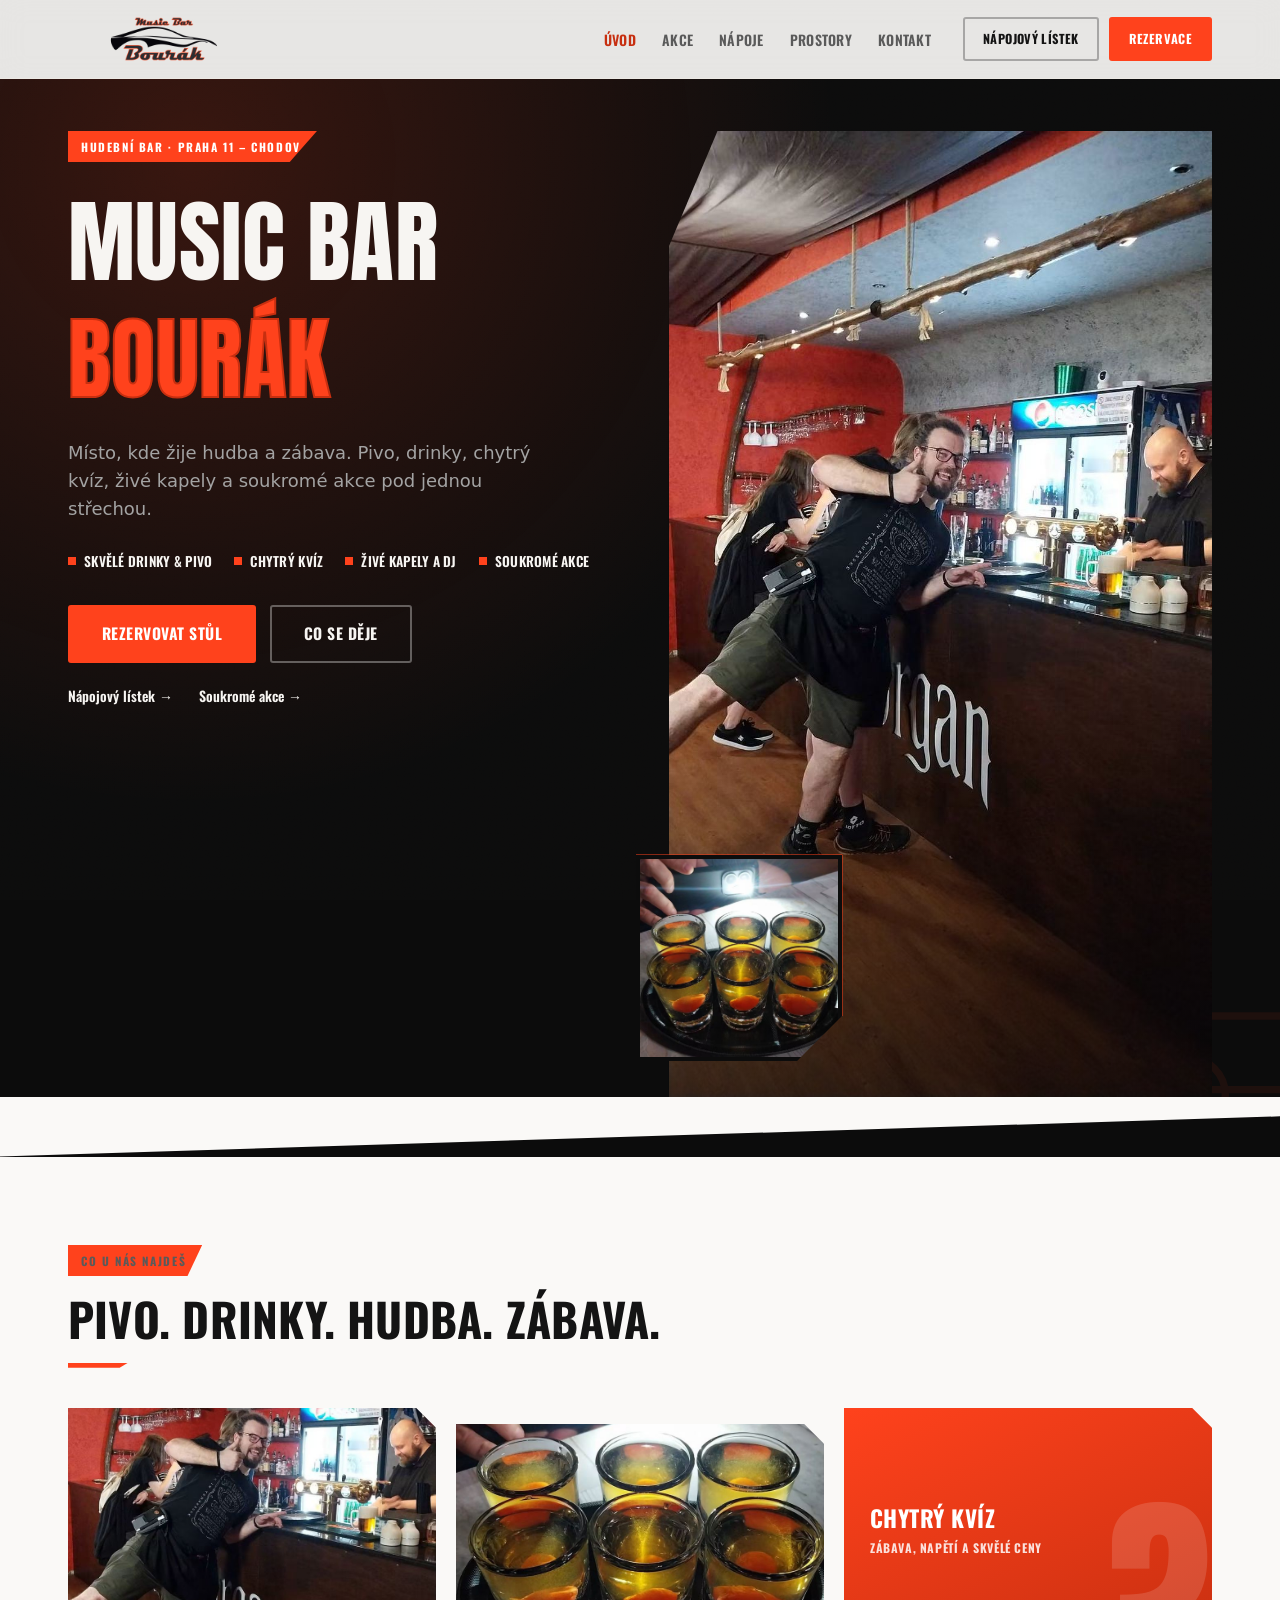
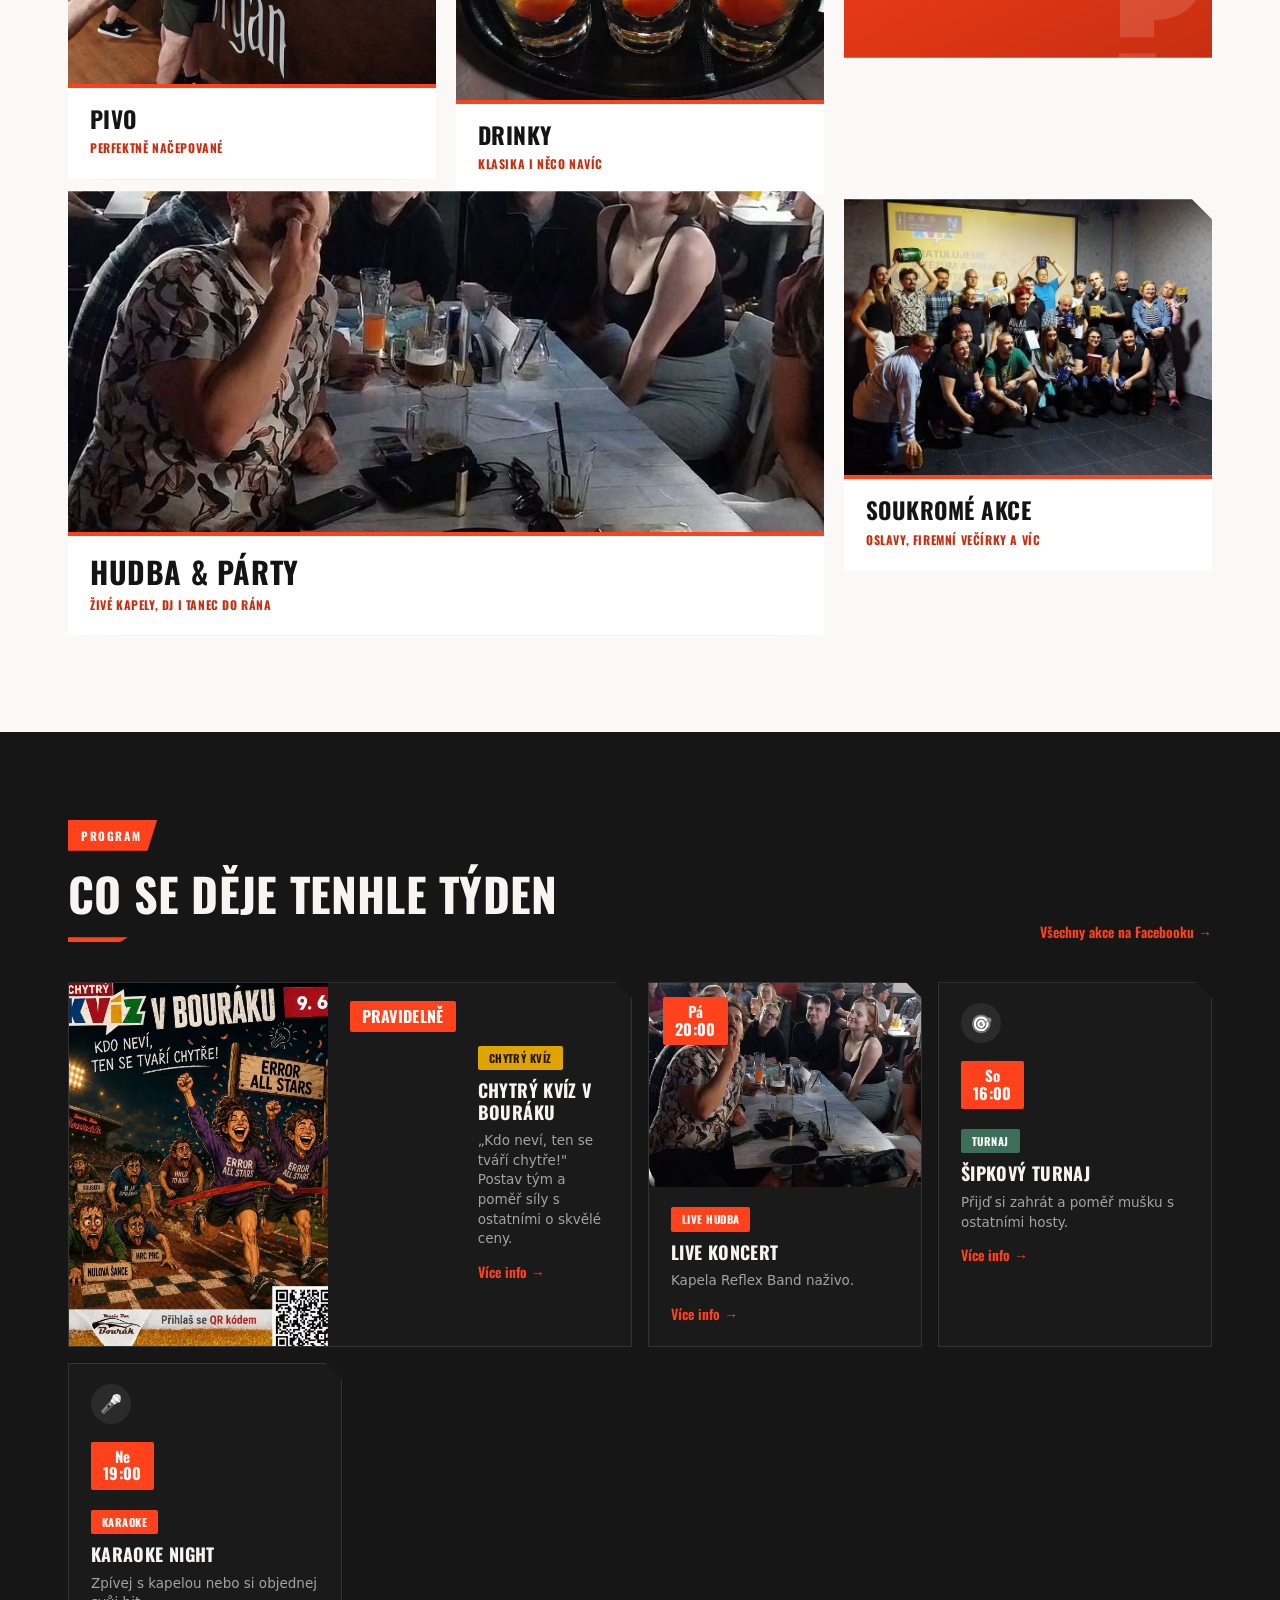
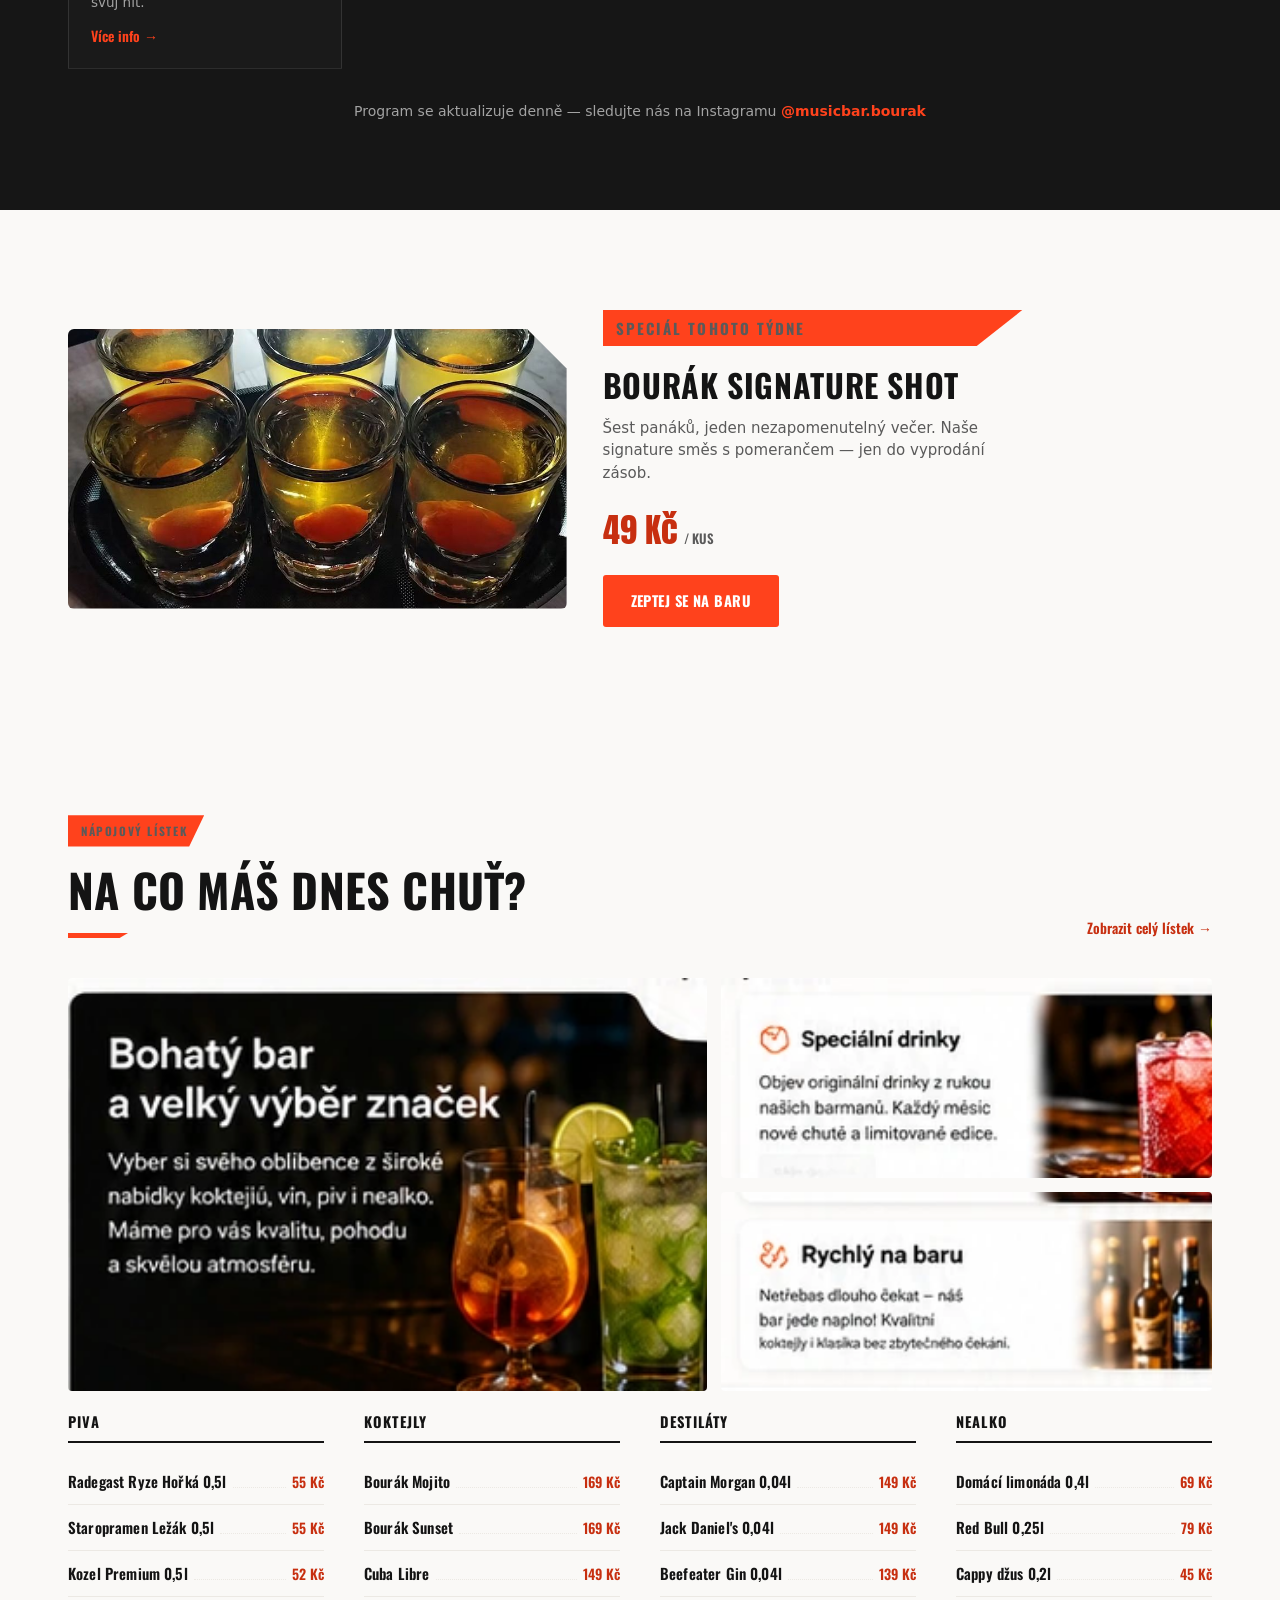
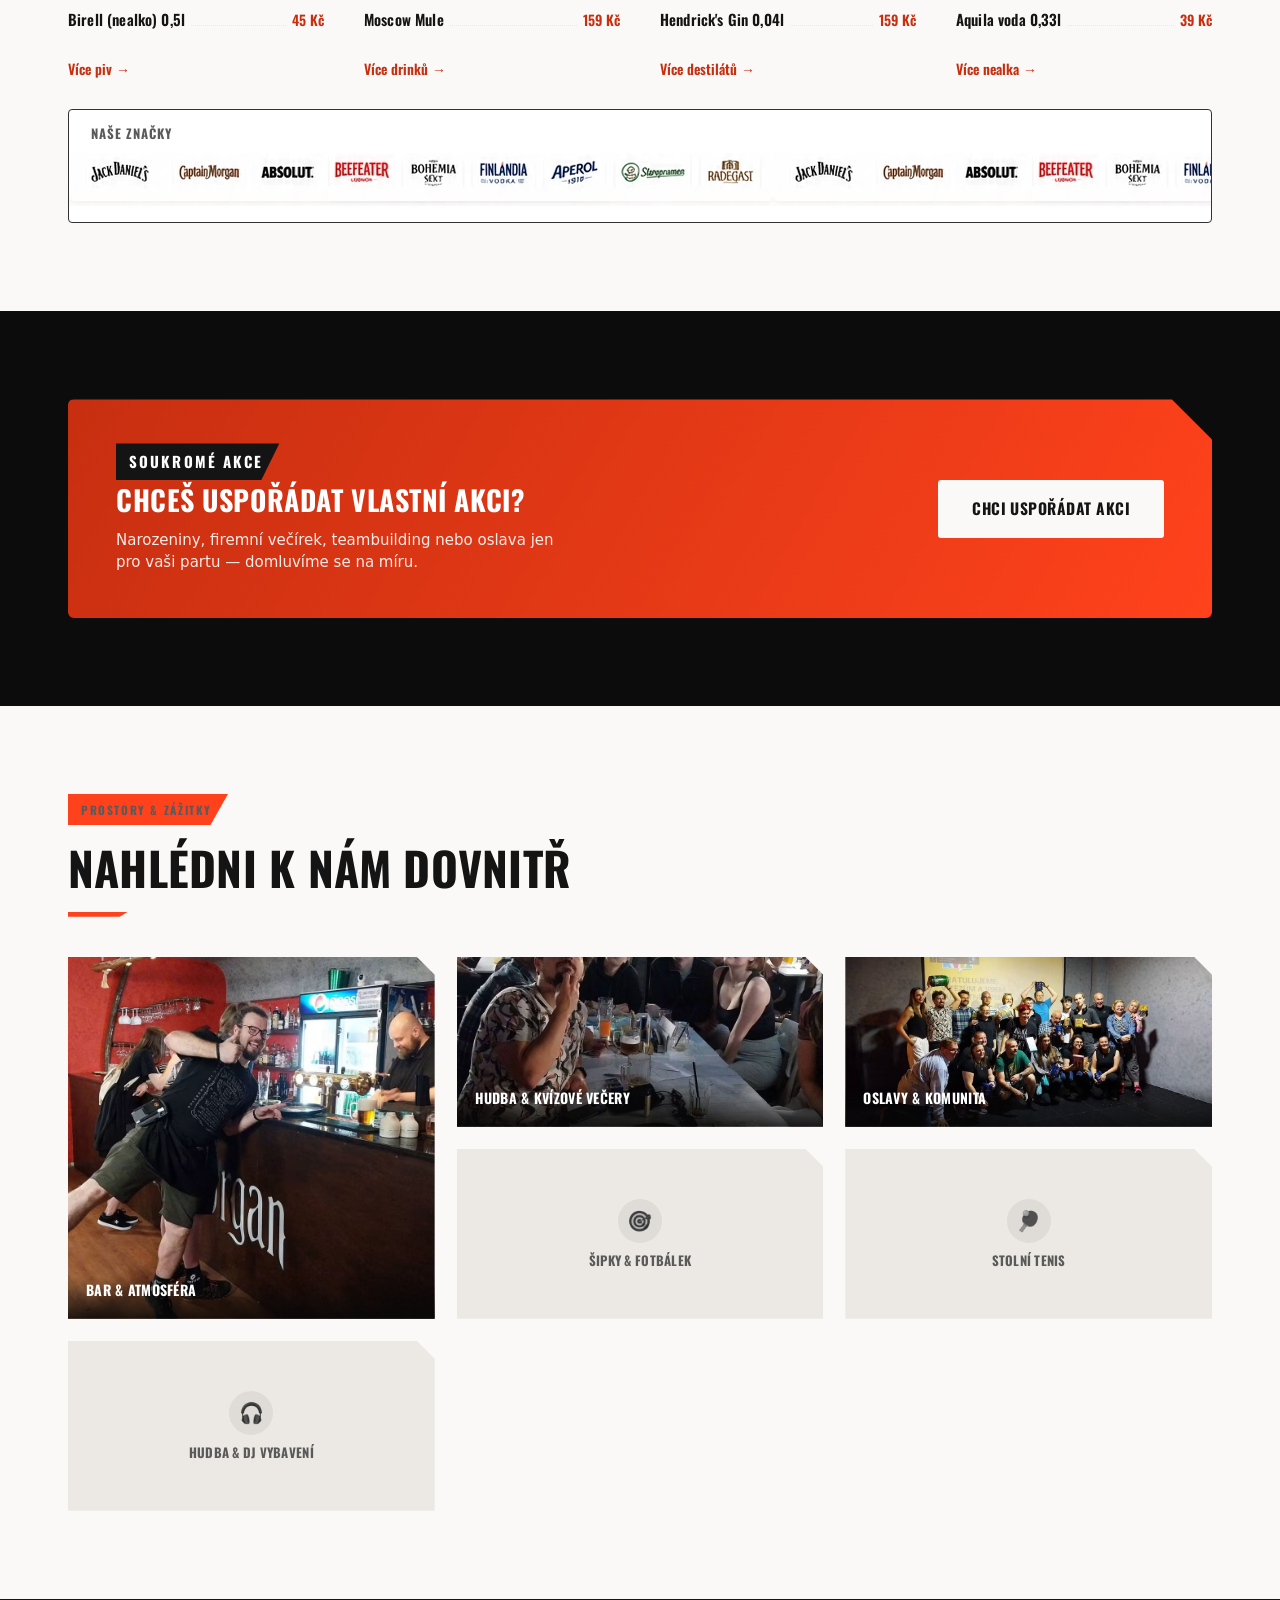
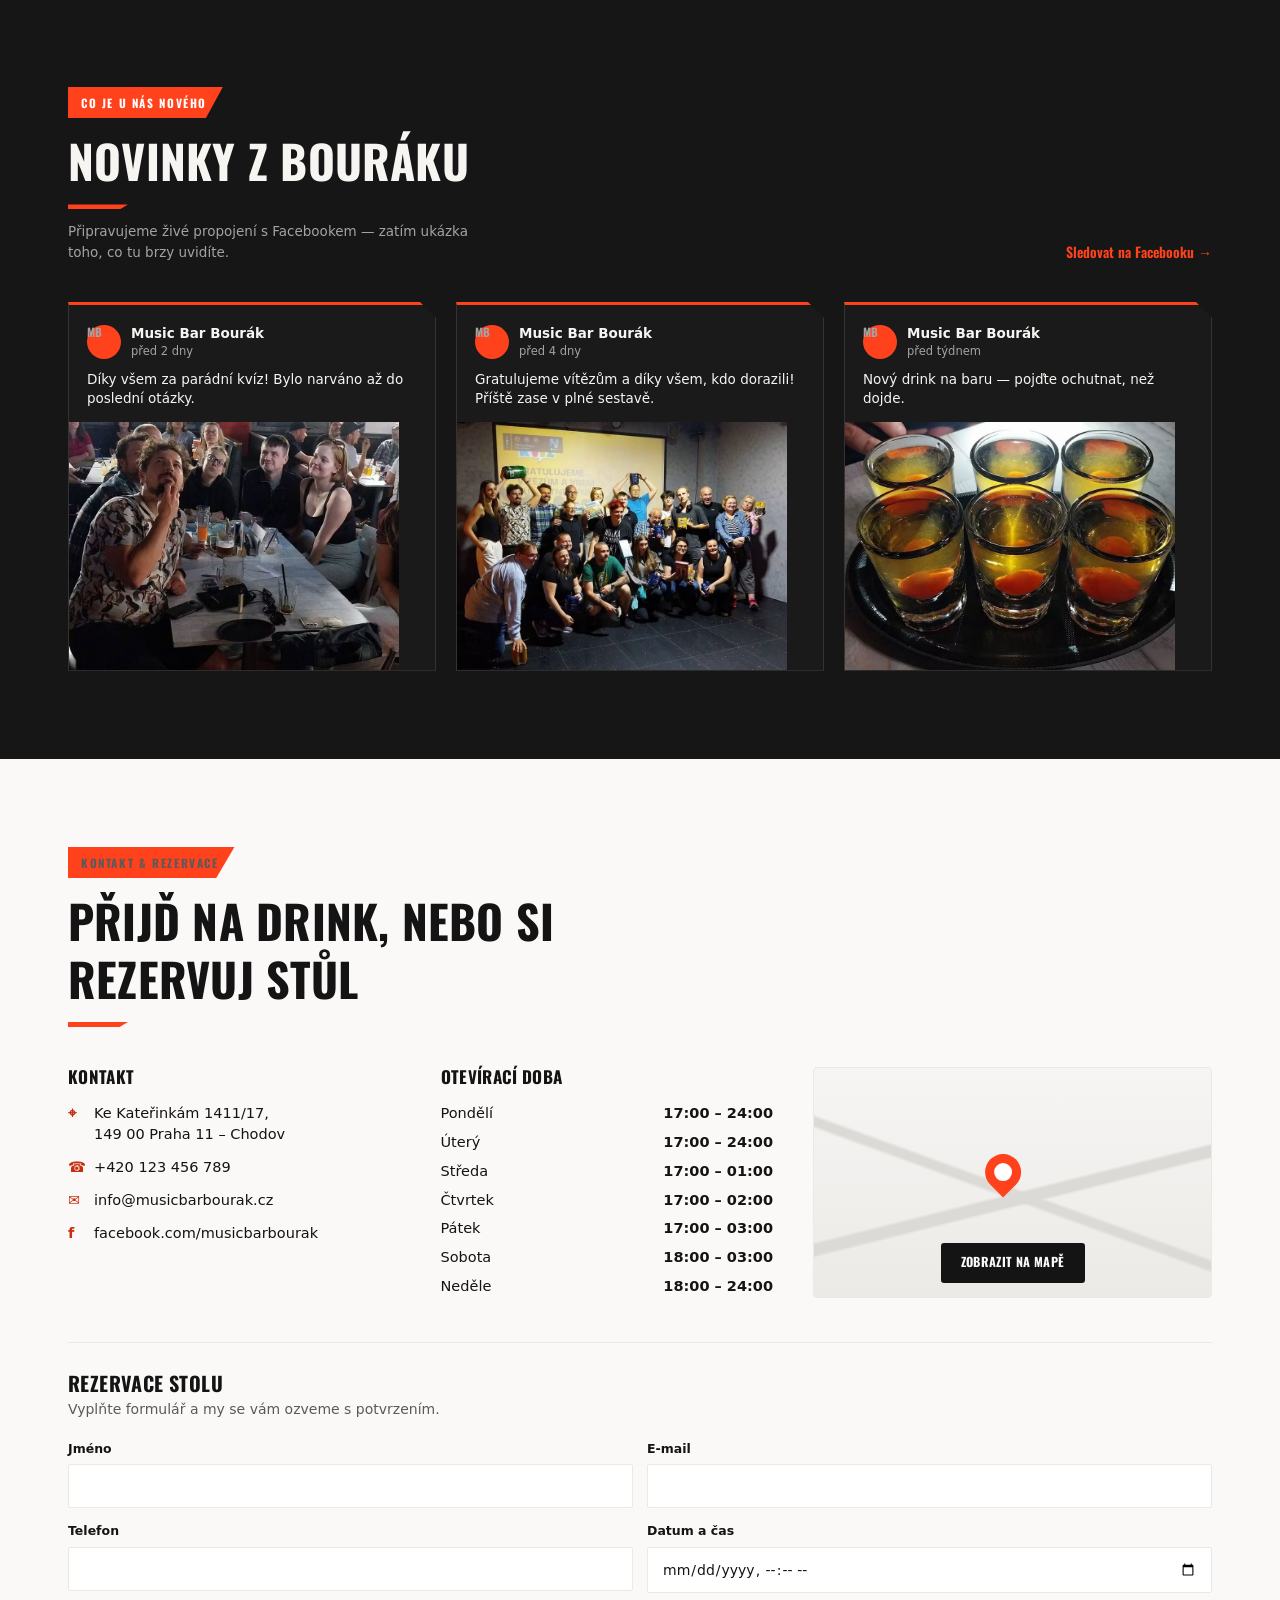
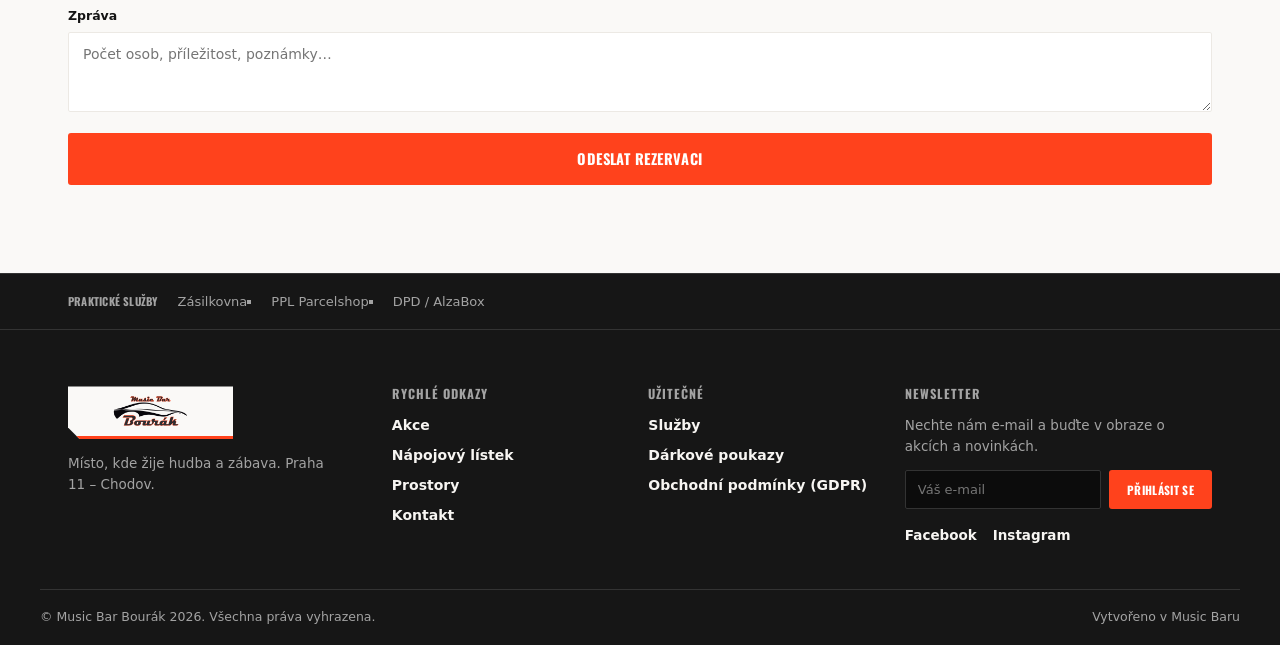
<file: index.html>
<!doctype html>
<html lang="cs">
<head>
<meta charset="utf-8">
<meta name="viewport" content="width=device-width, initial-scale=1, viewport-fit=cover">
<title>Music Bar Bourák – hudba, drinky a zábava v Praze 11</title>
<meta name="description" content="Music Bar Bourák: pivo, drinky, chytrý kvíz, živá hudba a soukromé akce. Praha 11 – Chodov.">
<link rel="stylesheet" href="assets/css/style.css">
</head>
<body>

<header class="header">
  <div class="wrap header-inner">
    <a class="logo-link" href="#uvod" aria-label="Music Bar Bourák – úvod">
      <img src="assets/images/logo.webp" alt="Music Bar Bourák" width="220" height="53">
    </a>
    <nav class="nav" aria-label="Hlavní navigace">
      <a class="active" href="#uvod">Úvod</a>
      <a href="#akce">Akce</a>
      <a href="#napoje">Nápoje</a>
      <a href="#prostory">Prostory</a>
      <a href="#kontakt">Kontakt</a>
    </nav>
    <div class="header-cta">
      <a class="btn btn-outline-dark" href="napoje.html">Nápojový lístek</a>
      <a class="btn btn-primary" href="#kontakt">Rezervace</a>
    </div>
    <button class="nav-toggle" id="navToggle" type="button" aria-expanded="false" aria-controls="mobilePanel" aria-label="Otevřít menu">
      <span></span><span></span><span></span>
    </button>
  </div>
  <div class="mobile-panel" id="mobilePanel">
    <div class="wrap mobile-panel-inner">
      <a class="nav-link active" href="#uvod">Úvod</a>
      <a class="nav-link" href="#akce">Akce</a>
      <a class="nav-link" href="#napoje">Nápoje</a>
      <a class="nav-link" href="#prostory">Prostory</a>
      <a class="nav-link" href="#kontakt">Kontakt</a>
      <div class="mobile-panel-cta">
        <a class="btn btn-outline-dark" href="napoje.html">Lístek</a>
        <a class="btn btn-primary" href="#kontakt">Rezervace</a>
      </div>
    </div>
  </div>
</header>

<main id="uvod">

  <!-- HERO -->
  <section class="hero">
    <svg class="hero-car-motif" viewBox="0 0 240 100" fill="none" stroke-width="3" aria-hidden="true" focusable="false">
      <path d="M10,72 L10,55 Q10,45 20,42 L54,42 Q66,20 92,18 L148,18 Q174,20 186,42 L220,42 Q230,45 230,58 L230,72"/>
      <line x1="10" y1="72" x2="230" y2="72"/>
      <circle cx="52" cy="74" r="15"/>
      <circle cx="182" cy="74" r="15"/>
      <line x1="66" y1="42" x2="80" y2="20"/>
      <line x1="150" y1="20" x2="164" y2="42"/>
    </svg>
    <div class="wrap hero-grid">
      <div class="hero-copy">
        <p class="eyebrow">Hudební bar &middot; Praha 11 – Chodov</p>
        <h1 class="display hero-title">Music Bar<br><span class="accent">Bourák</span></h1>
        <p class="lead">Místo, kde žije hudba a zábava. Pivo, drinky, chytrý kvíz, živé kapely a soukromé akce pod jednou střechou.</p>
        <ul class="feature-list">
          <li><span class="dot" aria-hidden="true"></span>Skvělé drinky &amp; pivo</li>
          <li><span class="dot" aria-hidden="true"></span>Chytrý kvíz</li>
          <li><span class="dot" aria-hidden="true"></span>Živé kapely a DJ</li>
          <li><span class="dot" aria-hidden="true"></span>Soukromé akce</li>
        </ul>
        <div class="hero-actions">
          <a class="btn btn-primary btn-lg" href="#kontakt">Rezervovat stůl</a>
          <a class="btn btn-outline btn-lg" href="#akce">Co se děje</a>
        </div>
        <div class="hero-links">
          <a class="link-arrow" href="napoje.html">Nápojový lístek →</a>
          <a class="link-arrow" href="#akce-na-miru">Soukromé akce →</a>
        </div>
      </div>
      <div class="hero-visual">
        <div class="hero-photo">
          <img src="assets/images/photos/bar-counter.jpg" alt="Bar Music Bar Bourák – výčep a hosté u pultu" width="900" height="1600">
        </div>
        <div class="hero-photo-badge">
          <img src="assets/images/photos/shots-tray.jpg" alt="Signature shoty Bourák" width="900" height="1600" loading="lazy">
        </div>
      </div>
    </div>
  </section>

  <div class="skew-seam" aria-hidden="true"></div>

  <!-- PILÍŘE BOURÁKU -->
  <section class="section section-light" id="pilire">
    <div class="wrap">
      <div class="section-head">
        <p class="eyebrow">Co u nás najdeš</p>
        <h2 class="headline">Pivo. Drinky. Hudba. Zábava.</h2>
      </div>
      <div class="pillars">
        <a class="pillar-card" href="napoje.html">
          <div class="pillar-media"><img src="assets/images/photos/bar-counter.jpg" alt="Pivo v Bouráku" loading="lazy" width="900" height="675"></div>
          <div class="pillar-label"><h3 class="cond">Pivo</h3><p>Perfektně načepované</p></div>
        </a>
        <a class="pillar-card" href="napoje.html">
          <div class="pillar-media"><img src="assets/images/photos/shots-tray.jpg" alt="Drinky v Bouráku" loading="lazy" width="900" height="675"></div>
          <div class="pillar-label"><h3 class="cond">Drinky</h3><p>Klasika i něco navíc</p></div>
        </a>
        <a class="pillar-card pillar-card--accent" href="#akce">
          <div class="pillar-label pillar-label--accent"><h3 class="cond">Chytrý kvíz</h3><p>Zábava, napětí a skvělé ceny</p></div>
        </a>
        <a class="pillar-card pillar-card--wide" href="#akce">
          <div class="pillar-media"><img src="assets/images/photos/quiz-crowd.jpg" alt="Hudba a párty v Bouráku" loading="lazy" width="1400" height="630"></div>
          <div class="pillar-label"><h3 class="cond">Hudba &amp; párty</h3><p>Živé kapely, DJ i tanec do rána</p></div>
        </a>
        <a class="pillar-card" href="#komunita">
          <div class="pillar-media"><img src="assets/images/photos/quiz-winners.jpg" alt="Soukromé akce v Bouráku" loading="lazy" width="900" height="675"></div>
          <div class="pillar-label"><h3 class="cond">Soukromé akce</h3><p>Oslavy, firemní večírky a víc</p></div>
        </a>
      </div>
    </div>
  </section>

  <!-- AKTUÁLNÍ AKCE -->
  <section class="section section-alt" id="akce">
    <div class="wrap">
      <div class="section-head section-head-row">
        <div>
          <p class="eyebrow">Program</p>
          <h2 class="headline">Co se děje tenhle týden</h2>
        </div>
        <a class="link-arrow" href="https://www.facebook.com/musicbarbourak/" target="_blank" rel="noopener">Všechny akce na Facebooku →</a>
      </div>

      <div class="events">
        <article class="event event-wide">
          <div class="event-media"><img src="assets/images/photos/quiz-poster.jpg" alt="Plakát Chytrý kvíz v Bouráku" loading="lazy" width="1080" height="1350"></div>
          <div class="event-date-badge"><span class="cond">Pravidelně</span></div>
          <div class="event-body">
            <span class="tag tag-kviz">Chytrý kvíz</span>
            <h3 class="cond">Chytrý kvíz v Bouráku</h3>
            <p>„Kdo neví, ten se tváří chytře!" Postav tým a poměř síly s ostatními o skvělé ceny.</p>
            <a class="link-arrow" href="https://www.facebook.com/musicbarbourak/" target="_blank" rel="noopener">Více info →</a>
          </div>
        </article>

        <article class="event">
          <div class="event-media"><img src="assets/images/photos/quiz-crowd.jpg" alt="Živá hudba a párty v Bouráku" loading="lazy" width="900" height="1600"></div>
          <div class="event-date-badge"><span class="day">Pá</span><span class="cond">20:00</span></div>
          <div class="event-body">
            <span class="tag tag-hudba">Live hudba</span>
            <h3 class="cond">Live koncert</h3>
            <p>Kapela Reflex Band naživo.</p>
            <a class="link-arrow" href="#kontakt">Více info →</a>
          </div>
        </article>

        <article class="event event-solid">
          <div class="event-icon" aria-hidden="true">🎯</div>
          <div class="event-date-badge"><span class="day">So</span><span class="cond">16:00</span></div>
          <div class="event-body">
            <span class="tag tag-akce">Turnaj</span>
            <h3 class="cond">Šipkový turnaj</h3>
            <p>Přijď si zahrát a poměř mušku s ostatními hosty.</p>
            <a class="link-arrow" href="#kontakt">Více info →</a>
          </div>
        </article>

        <article class="event event-solid">
          <div class="event-icon" aria-hidden="true">🎤</div>
          <div class="event-date-badge"><span class="day">Ne</span><span class="cond">19:00</span></div>
          <div class="event-body">
            <span class="tag tag-hudba">Karaoke</span>
            <h3 class="cond">Karaoke Night</h3>
            <p>Zpívej s kapelou nebo si objednej svůj hit.</p>
            <a class="link-arrow" href="#kontakt">Více info →</a>
          </div>
        </article>
      </div>
      <p class="program-note">Program se aktualizuje denně — sledujte nás na Instagramu <span>@musicbar.bourak</span></p>
    </div>
  </section>

  <!-- SPECIÁLNÍ NABÍDKA -->
  <!-- Snadno skrytelný blok: pokud právě neběží žádný speciál, smaž celou <section id="special">…</section> -->
  <section class="section section-light special" id="special">
    <div class="wrap">
      <div class="special-card">
        <div class="special-media cut-lg"><img src="assets/images/photos/shots-tray.jpg" alt="Bourák Signature Shot" loading="lazy" width="900" height="1600"></div>
        <div class="special-body">
          <p class="eyebrow">Speciál tohoto týdne</p>
          <h2 class="cond">Bourák Signature Shot</h2>
          <p>Šest panáků, jeden nezapomenutelný večer. Naše signature směs s pomerančem — jen do vyprodání zásob.</p>
          <div class="special-price">49 Kč<span>/ kus</span></div>
          <a class="btn btn-primary" href="#kontakt">Zeptej se na baru</a>
        </div>
      </div>
    </div>
  </section>

  <!-- NÁPOJOVÝ LÍSTEK (krátký výběr) -->
  <section class="section section-light" id="napoje">
    <div class="wrap">
      <div class="section-head section-head-row">
        <div>
          <p class="eyebrow">Nápojový lístek</p>
          <h2 class="headline">Na co máš dnes chuť?</h2>
        </div>
        <a class="link-arrow" href="napoje.html">Zobrazit celý lístek →</a>
      </div>
      <div class="drinks-band">
        <div class="drinks-band-main"><img src="assets/images/drinks-bar.webp" alt="Bohatý bar a velký výběr značek: koktejly, vína, piva i nealko" loading="lazy" width="329" height="213"></div>
        <div class="drinks-band-stack">
          <img src="assets/images/drinks-special.webp" alt="Speciální drinky z rukou našich barmanů, každý měsíc nové chutě" loading="lazy" width="361" height="115">
          <img src="assets/images/drinks-news.webp" alt="Rychlý na baru: bez zbytečného čekání" loading="lazy" width="361" height="115">
        </div>
      </div>

      <div class="menu-grid">
        <div class="menu-card">
          <div class="menu-card-head"><h3 class="cond">Piva</h3></div>
          <ul class="menu-list">
            <li><span class="menu-name">Radegast Ryze Hořká 0,5l</span><span class="menu-leader" aria-hidden="true"></span><span class="menu-price">55 Kč</span></li>
            <li><span class="menu-name">Staropramen Ležák 0,5l</span><span class="menu-leader" aria-hidden="true"></span><span class="menu-price">55 Kč</span></li>
            <li><span class="menu-name">Kozel Premium 0,5l</span><span class="menu-leader" aria-hidden="true"></span><span class="menu-price">52 Kč</span></li>
            <li><span class="menu-name">Birell (nealko) 0,5l</span><span class="menu-leader" aria-hidden="true"></span><span class="menu-price">45 Kč</span></li>
          </ul>
          <a class="link-arrow" href="napoje.html#piva">Více piv →</a>
        </div>
        <div class="menu-card">
          <div class="menu-card-head"><h3 class="cond">Koktejly</h3></div>
          <ul class="menu-list">
            <li><span class="menu-name">Bourák Mojito</span><span class="menu-leader" aria-hidden="true"></span><span class="menu-price">169 Kč</span></li>
            <li><span class="menu-name">Bourák Sunset</span><span class="menu-leader" aria-hidden="true"></span><span class="menu-price">169 Kč</span></li>
            <li><span class="menu-name">Cuba Libre</span><span class="menu-leader" aria-hidden="true"></span><span class="menu-price">149 Kč</span></li>
            <li><span class="menu-name">Moscow Mule</span><span class="menu-leader" aria-hidden="true"></span><span class="menu-price">159 Kč</span></li>
          </ul>
          <a class="link-arrow" href="napoje.html#koktejly">Více drinků →</a>
        </div>
        <div class="menu-card">
          <div class="menu-card-head"><h3 class="cond">Destiláty</h3></div>
          <ul class="menu-list">
            <li><span class="menu-name">Captain Morgan 0,04l</span><span class="menu-leader" aria-hidden="true"></span><span class="menu-price">149 Kč</span></li>
            <li><span class="menu-name">Jack Daniel's 0,04l</span><span class="menu-leader" aria-hidden="true"></span><span class="menu-price">149 Kč</span></li>
            <li><span class="menu-name">Beefeater Gin 0,04l</span><span class="menu-leader" aria-hidden="true"></span><span class="menu-price">139 Kč</span></li>
            <li><span class="menu-name">Hendrick's Gin 0,04l</span><span class="menu-leader" aria-hidden="true"></span><span class="menu-price">159 Kč</span></li>
          </ul>
          <a class="link-arrow" href="napoje.html#rum">Více destilátů →</a>
        </div>
        <div class="menu-card">
          <div class="menu-card-head"><h3 class="cond">Nealko</h3></div>
          <ul class="menu-list">
            <li><span class="menu-name">Domácí limonáda 0,4l</span><span class="menu-leader" aria-hidden="true"></span><span class="menu-price">69 Kč</span></li>
            <li><span class="menu-name">Red Bull 0,25l</span><span class="menu-leader" aria-hidden="true"></span><span class="menu-price">79 Kč</span></li>
            <li><span class="menu-name">Cappy džus 0,2l</span><span class="menu-leader" aria-hidden="true"></span><span class="menu-price">45 Kč</span></li>
            <li><span class="menu-name">Aquila voda 0,33l</span><span class="menu-leader" aria-hidden="true"></span><span class="menu-price">39 Kč</span></li>
          </ul>
          <a class="link-arrow" href="napoje.html#nealko">Více nealka →</a>
        </div>
      </div>
      <div class="brands">
        <div class="brands-title cond">Naše značky</div>
        <div class="brand-track">
          <img src="assets/images/brands-strip.webp" alt="Značky alkoholu na baru" loading="lazy" width="704" height="53">
          <img src="assets/images/brands-strip.webp" alt="" loading="lazy" width="704" height="53">
          <img src="assets/images/brands-strip.webp" alt="" loading="lazy" width="704" height="53">
        </div>
      </div>
    </div>
  </section>

  <!-- SOUKROMÉ AKCE CTA (tmavý akcentní pás) -->
  <section class="section" id="akce-na-miru">
    <div class="wrap">
      <div class="cta-banner cut-lg">
        <div>
          <p class="eyebrow eyebrow-onlight">Soukromé akce</p>
          <h2 class="cond">Chceš uspořádat vlastní akci?</h2>
          <p>Narozeniny, firemní večírek, teambuilding nebo oslava jen pro vaši partu — domluvíme se na míru.</p>
        </div>
        <a class="btn btn-light btn-lg" href="#kontakt">Chci uspořádat akci</a>
      </div>
    </div>
  </section>

  <!-- PROSTORY A ZÁŽITKY -->
  <section class="section section-light" id="prostory">
    <div class="wrap">
      <div class="section-head">
        <p class="eyebrow">Prostory &amp; zážitky</p>
        <h2 class="headline">Nahlédni k nám dovnitř</h2>
      </div>
      <div class="mosaic">
        <figure class="mosaic-tile mosaic-big cut-lg">
          <img src="assets/images/photos/bar-counter.jpg" alt="Bar a výčep Music Bar Bourák" loading="lazy" width="900" height="1600">
          <figcaption><span class="cond">Bar &amp; atmosféra</span></figcaption>
        </figure>
        <figure class="mosaic-tile">
          <img src="assets/images/photos/quiz-crowd.jpg" alt="Hudební a kvízové večery" loading="lazy" width="900" height="1600">
          <figcaption><span class="cond">Hudba &amp; kvízové večery</span></figcaption>
        </figure>
        <figure class="mosaic-tile">
          <img src="assets/images/photos/quiz-winners.jpg" alt="Soukromé oslavy a komunita Bouráku" loading="lazy" width="1080" height="608">
          <figcaption><span class="cond">Oslavy &amp; komunita</span></figcaption>
        </figure>
        <div class="mosaic-tile mosaic-icon">
          <div class="icon-badge" aria-hidden="true">🎯</div>
          <span class="cond">Šipky &amp; fotbálek</span>
        </div>
        <div class="mosaic-tile mosaic-icon">
          <div class="icon-badge" aria-hidden="true">🏓</div>
          <span class="cond">Stolní tenis</span>
        </div>
        <div class="mosaic-tile mosaic-icon">
          <div class="icon-badge" aria-hidden="true">🎧</div>
          <span class="cond">Hudba &amp; DJ vybavení</span>
        </div>
      </div>
    </div>
  </section>

  <!-- KOMUNITA / FACEBOOK -->
  <section class="section section-alt" id="komunita">
    <div class="wrap">
      <div class="section-head section-head-row">
        <div>
          <p class="eyebrow">Co je u nás nového</p>
          <h2 class="headline">Novinky z Bouráku</h2>
          <p class="komunita-note">Připravujeme živé propojení s Facebookem — zatím ukázka toho, co tu brzy uvidíte.</p>
        </div>
        <a class="link-arrow" href="https://www.facebook.com/musicbarbourak/" target="_blank" rel="noopener">Sledovat na Facebooku →</a>
      </div>
      <div class="wall">
        <article class="wall-post">
          <div class="wall-head"><span class="wall-avatar cond">MB</span><div><b>Music Bar Bourák</b><span>před 2 dny</span></div></div>
          <p>Díky všem za parádní kvíz! Bylo narváno až do poslední otázky.</p>
          <img src="assets/images/photos/quiz-crowd.jpg" alt="" loading="lazy" width="900" height="1600">
        </article>
        <article class="wall-post">
          <div class="wall-head"><span class="wall-avatar cond">MB</span><div><b>Music Bar Bourák</b><span>před 4 dny</span></div></div>
          <p>Gratulujeme vítězům a díky všem, kdo dorazili! Příště zase v plné sestavě.</p>
          <img src="assets/images/photos/quiz-winners.jpg" alt="" loading="lazy" width="1080" height="608">
        </article>
        <article class="wall-post">
          <div class="wall-head"><span class="wall-avatar cond">MB</span><div><b>Music Bar Bourák</b><span>před týdnem</span></div></div>
          <p>Nový drink na baru — pojďte ochutnat, než dojde.</p>
          <img src="assets/images/photos/shots-tray.jpg" alt="" loading="lazy" width="900" height="1600">
        </article>
      </div>
    </div>
  </section>

  <!-- KONTAKT -->
  <section class="section section-light" id="kontakt">
    <div class="wrap">
      <div class="section-head">
        <p class="eyebrow">Kontakt &amp; rezervace</p>
        <h2 class="headline">Přijď na drink, nebo si rezervuj stůl</h2>
      </div>

      <div class="contact-grid">
          <div>
            <h3 class="cond">Kontakt</h3>
            <div class="contact-list">
              <div><b aria-hidden="true">⌖</b><span>Ke Kateřinkám 1411/17,<br>149 00 Praha 11 – Chodov</span></div>
              <div><b aria-hidden="true">☎</b><span>+420 123 456 789</span></div>
              <div><b aria-hidden="true">✉</b><span>info@musicbarbourak.cz</span></div>
              <div><b aria-hidden="true">f</b><a href="https://www.facebook.com/musicbarbourak/" target="_blank" rel="noopener">facebook.com/musicbarbourak</a></div>
            </div>
          </div>
          <div>
            <h3 class="cond">Otevírací doba</h3>
            <div class="hours">
              <div><span>Pondělí</span><b>17:00 – 24:00</b></div>
              <div><span>Úterý</span><b>17:00 – 24:00</b></div>
              <div><span>Středa</span><b>17:00 – 01:00</b></div>
              <div><span>Čtvrtek</span><b>17:00 – 02:00</b></div>
              <div><span>Pátek</span><b>17:00 – 03:00</b></div>
              <div><span>Sobota</span><b>18:00 – 03:00</b></div>
              <div><span>Neděle</span><b>18:00 – 24:00</b></div>
            </div>
          </div>
          <div class="map-box" aria-label="Mapa umístění baru">
            <div class="pin" aria-hidden="true"></div>
            <a class="btn btn-dark" href="https://www.google.com/maps/search/?api=1&query=Ke+Kate%C5%99ink%C3%A1m+1411%2F17+Praha">Zobrazit na mapě</a>
          </div>
        </div>

        <div class="reserve">
          <h3 class="cond">Rezervace stolu</h3>
          <p>Vyplňte formulář a my se vám ozveme s potvrzením.</p>
          <form class="reserve-form" action="#" method="post">
            <div>
              <label for="res-name">Jméno</label>
              <input id="res-name" name="name" type="text" autocomplete="name" required>
            </div>
            <div>
              <label for="res-email">E-mail</label>
              <input id="res-email" name="email" type="email" autocomplete="email" required>
            </div>
            <div>
              <label for="res-phone">Telefon</label>
              <input id="res-phone" name="phone" type="tel" autocomplete="tel">
            </div>
            <div>
              <label for="res-date">Datum a čas</label>
              <input id="res-date" name="date" type="datetime-local">
            </div>
            <div class="field-full">
              <label for="res-message">Zpráva</label>
              <textarea id="res-message" name="message" placeholder="Počet osob, příležitost, poznámky…"></textarea>
            </div>
            <div class="field-full">
              <button class="btn btn-primary btn-block" type="submit">Odeslat rezervaci</button>
            </div>
          </form>
        </div>
    </div>
  </section>

  <!-- PRAKTICKÉ SLUŽBY (utlumeno) -->
  <section class="services-strip" id="sluzby">
    <div class="wrap services-strip-inner">
      <span class="services-strip-label cond">Praktické služby</span>
      <div class="services-strip-list">
        <span>Zásilkovna</span>
        <span>PPL Parcelshop</span>
        <span>DPD / AlzaBox</span>
      </div>
    </div>
  </section>

</main>

<footer class="footer">
  <div class="wrap footer-grid">
    <div>
      <a class="logo-plate" href="#uvod" aria-label="Music Bar Bourák">
        <img src="assets/images/logo.webp" alt="Music Bar Bourák" width="180" height="43" loading="lazy">
      </a>
      <p class="tagline">Místo, kde žije hudba a zábava. Praha 11 – Chodov.</p>
    </div>
    <div>
      <h4 class="cond">Rychlé odkazy</h4>
      <ul><li><a href="#akce">Akce</a></li><li><a href="napoje.html">Nápojový lístek</a></li><li><a href="#prostory">Prostory</a></li><li><a href="#kontakt">Kontakt</a></li></ul>
    </div>
    <div>
      <h4 class="cond">Užitečné</h4>
      <ul><li><a href="#sluzby">Služby</a></li><li>Dárkové poukazy</li><li>Obchodní podmínky (GDPR)</li></ul>
    </div>
    <div>
      <h4 class="cond">Newsletter</h4>
      <p class="tagline">Nechte nám e-mail a buďte v obraze o akcích a novinkách.</p>
      <form class="newsletter-form">
        <label class="sr-only" for="nl-email">E-mail</label>
        <input id="nl-email" type="email" placeholder="Váš e-mail" required>
        <button class="btn btn-primary" type="submit">Přihlásit se</button>
      </form>
      <div class="social-row">
        <a href="https://www.facebook.com/musicbarbourak/" target="_blank" rel="noopener" aria-label="Facebook Music Bar Bourák">Facebook</a>
        <a href="#" aria-label="Instagram Music Bar Bourák">Instagram</a>
      </div>
    </div>
  </div>
  <div class="wrap footer-bottom">
    <span>© Music Bar Bourák 2026. Všechna práva vyhrazena.</span>
    <span>Vytvořeno v Music Baru</span>
  </div>
</footer>

<script src="assets/js/main.js"></script>
</body>
</html>
</file>
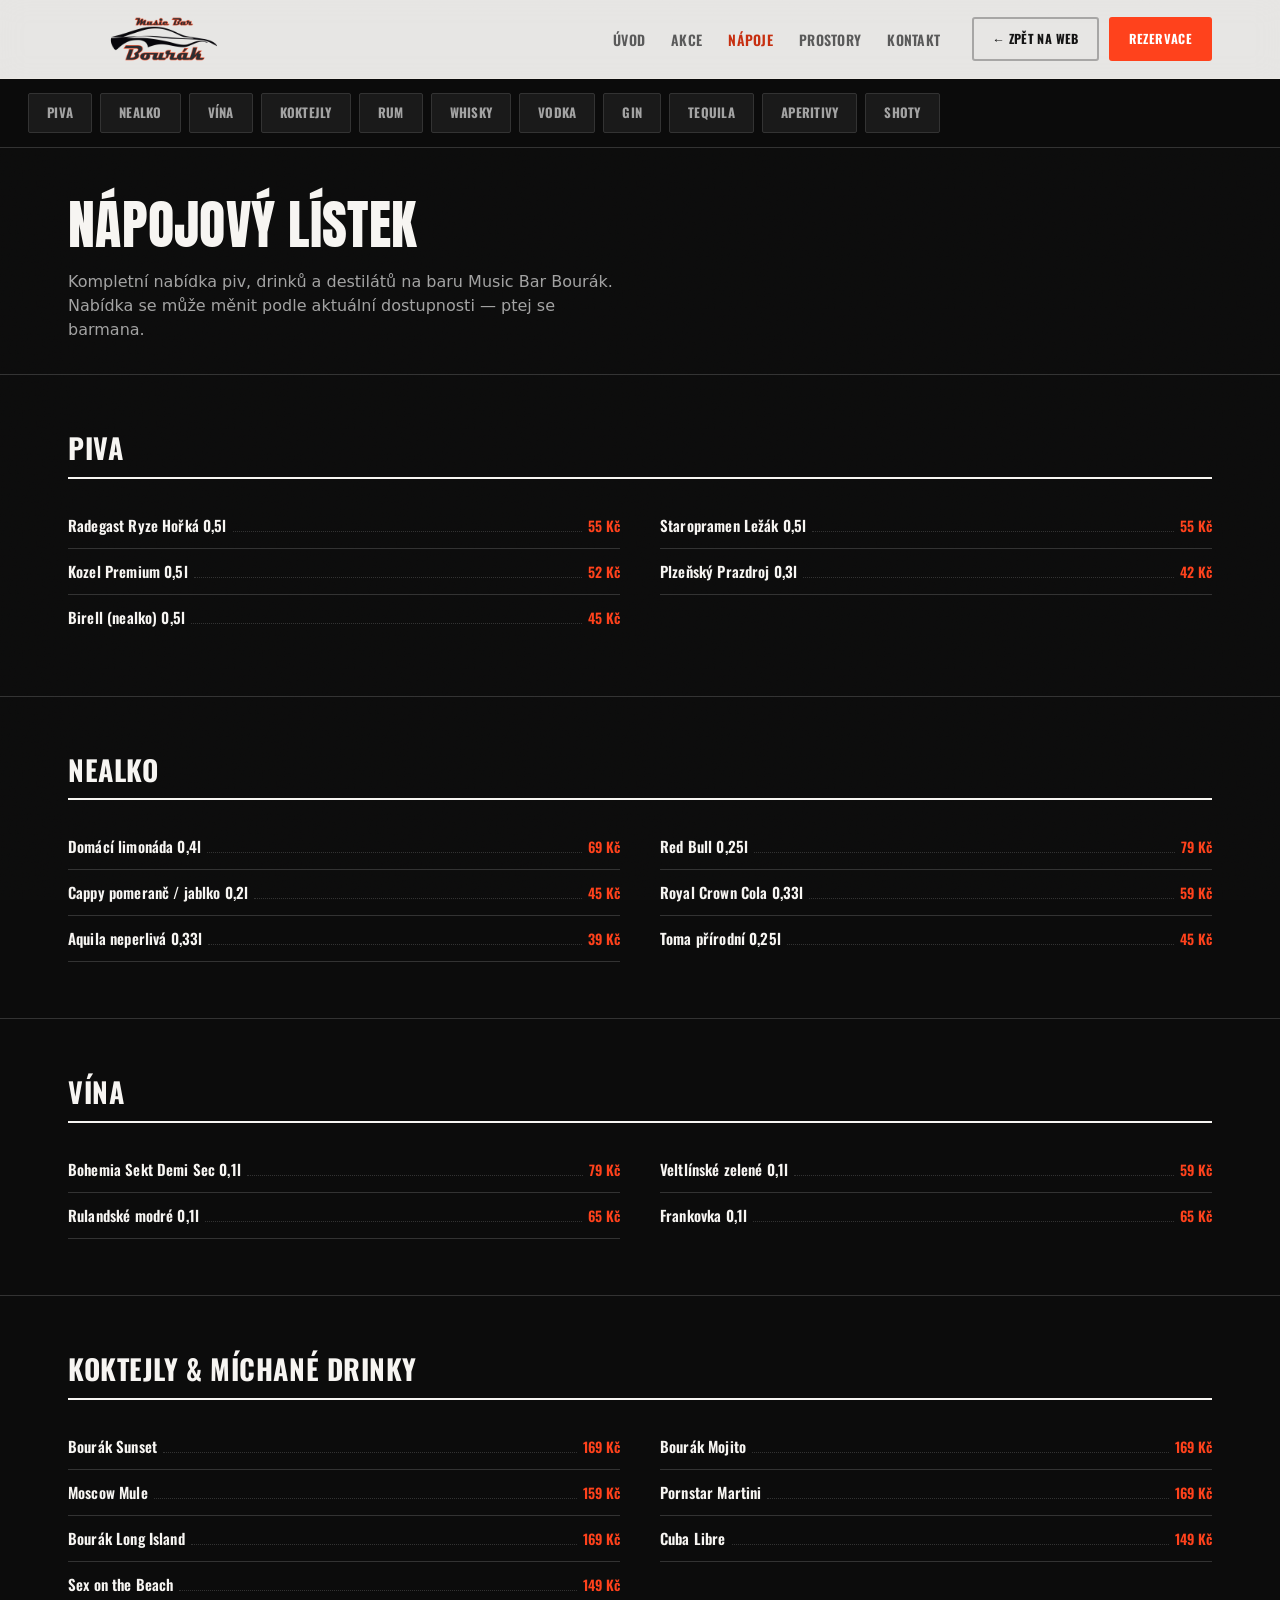
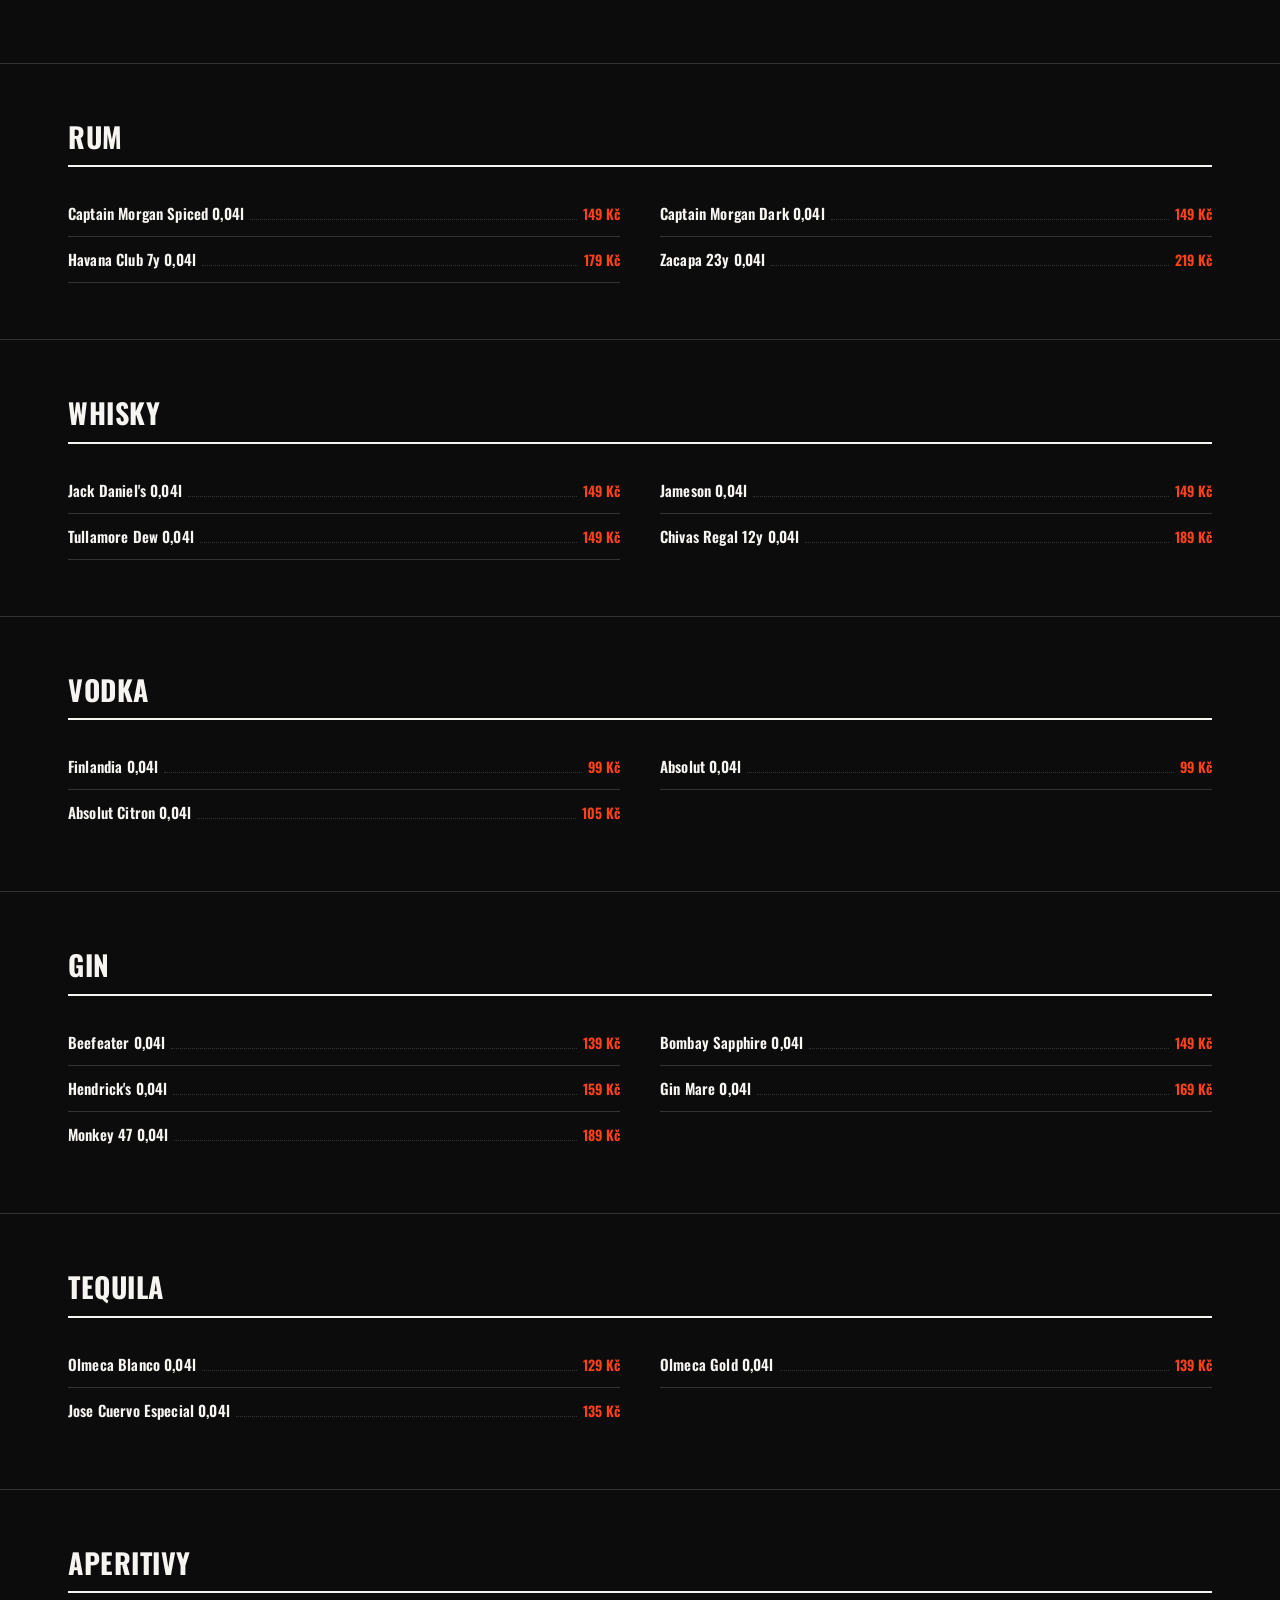
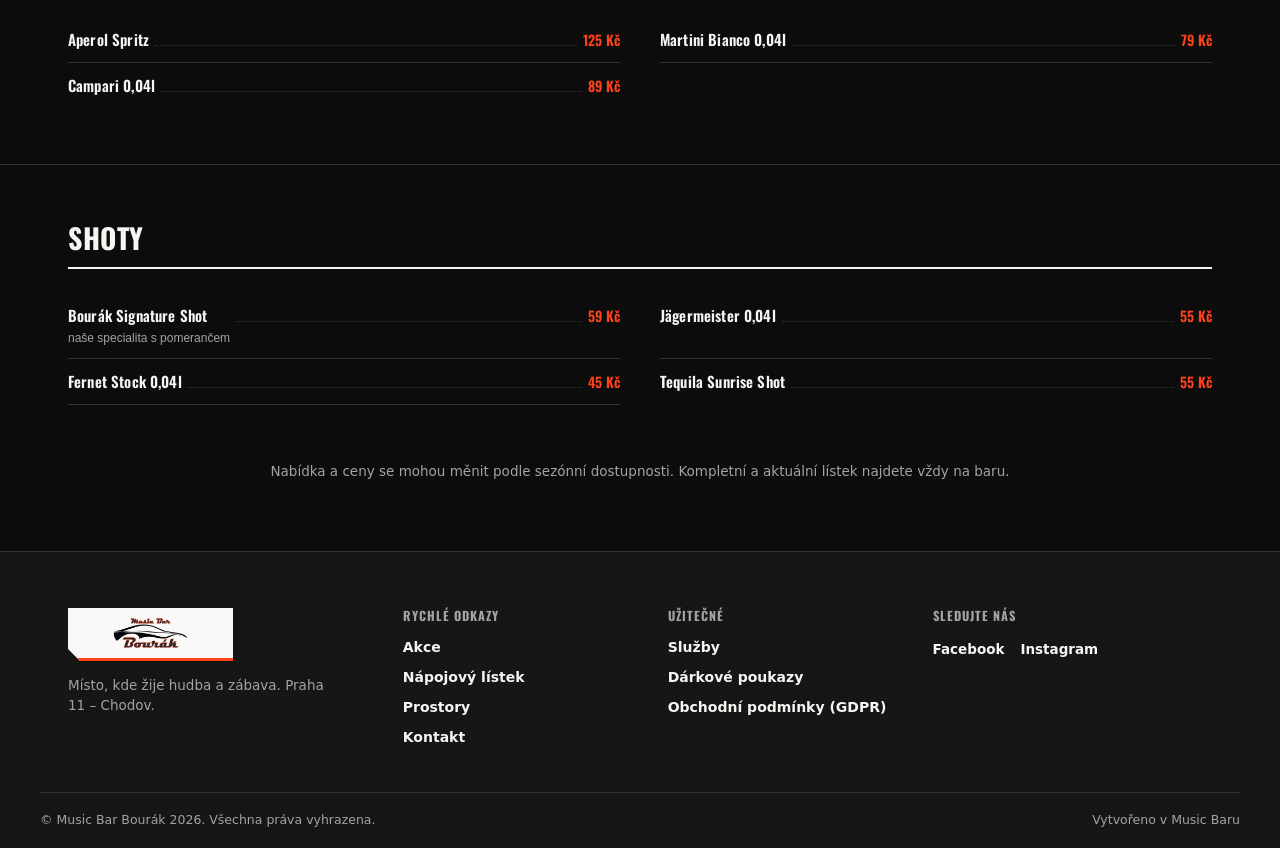
<file: napoje.html>
<!doctype html>
<html lang="cs">
<head>
<meta charset="utf-8">
<meta name="viewport" content="width=device-width, initial-scale=1, viewport-fit=cover">
<title>Nápojový lístek – Music Bar Bourák</title>
<meta name="description" content="Kompletní nápojový lístek Music Bar Bourák: piva, nealko, vína, koktejly, rum, whisky, vodka, gin, tequila, aperitivy a shoty.">
<link rel="stylesheet" href="assets/css/style.css">
<style>
.menu-page-hero { padding:44px 0 32px; border-bottom:1px solid var(--line); }
.menu-page-hero h1 { font-size:clamp(34px,5vw,54px); }
.menu-page-hero p { margin:14px 0 0; color:var(--muted); max-width:560px; font-size:16px; }
.cat-nav {
  position:sticky; top:78px; z-index:40;
  background:rgba(12,12,12,.96);
  backdrop-filter:blur(10px);
  border-bottom:1px solid var(--line);
  overflow-x:auto;
  scrollbar-width:none;
}
.cat-nav::-webkit-scrollbar { display:none; }
.cat-nav-inner { display:flex; gap:8px; padding:14px 28px; width:max-content; }
.cat-pill {
  font-family:'Oswald', sans-serif;
  font-size:13px; font-weight:700; text-transform:uppercase; letter-spacing:.02em;
  color:var(--muted);
  background:var(--surface);
  border:1px solid var(--line);
  border-radius:2px;
  padding:9px 18px;
  white-space:nowrap;
}
.cat-pill:hover { color:var(--paper); }
.menu-cat { padding:56px 0; border-bottom:1px solid var(--line); scroll-margin-top:150px; }
.menu-cat:last-of-type { border-bottom:none; }
.menu-cat-head { margin-bottom:24px; border-bottom:2px solid var(--paper); padding-bottom:12px; }
.menu-cat-head h2 { font-size:clamp(22px,2.6vw,28px); }
.menu-cat .menu-list { grid-template-columns:1fr 1fr; display:grid; column-gap:40px; }
.menu-cat .menu-list li { grid-column:span 1; }
.pdf-note { margin-top:56px; text-align:center; color:var(--muted); font-size:13.5px; }
@media (max-width:720px) {
  .cat-nav { top:70px; }
  .menu-cat .menu-list { grid-template-columns:1fr; }
  .menu-cat { padding:40px 0; scroll-margin-top:130px; }
}
</style>
</head>
<body>

<header class="header">
  <div class="wrap header-inner">
    <a class="logo-link" href="index.html" aria-label="Music Bar Bourák – úvod">
      <img src="assets/images/logo.webp" alt="Music Bar Bourák" width="220" height="53">
    </a>
    <nav class="nav" aria-label="Hlavní navigace">
      <a href="index.html#uvod">Úvod</a>
      <a href="index.html#akce">Akce</a>
      <a class="active" href="napoje.html">Nápoje</a>
      <a href="index.html#prostory">Prostory</a>
      <a href="index.html#kontakt">Kontakt</a>
    </nav>
    <div class="header-cta">
      <a class="btn btn-outline-dark" href="index.html">← Zpět na web</a>
      <a class="btn btn-primary" href="index.html#kontakt">Rezervace</a>
    </div>
    <button class="nav-toggle" id="navToggle" type="button" aria-expanded="false" aria-controls="mobilePanel" aria-label="Otevřít menu">
      <span></span><span></span><span></span>
    </button>
  </div>
  <div class="mobile-panel" id="mobilePanel">
    <div class="wrap mobile-panel-inner">
      <a class="nav-link" href="index.html#uvod">Úvod</a>
      <a class="nav-link" href="index.html#akce">Akce</a>
      <a class="nav-link active" href="napoje.html">Nápoje</a>
      <a class="nav-link" href="index.html#prostory">Prostory</a>
      <a class="nav-link" href="index.html#kontakt">Kontakt</a>
      <div class="mobile-panel-cta">
        <a class="btn btn-outline-dark" href="index.html">Zpět na web</a>
        <a class="btn btn-primary" href="index.html#kontakt">Rezervace</a>
      </div>
    </div>
  </div>
</header>

<nav class="cat-nav" aria-label="Kategorie nápojového lístku">
  <div class="cat-nav-inner">
    <a class="cat-pill" href="#piva">Piva</a>
    <a class="cat-pill" href="#nealko">Nealko</a>
    <a class="cat-pill" href="#vina">Vína</a>
    <a class="cat-pill" href="#koktejly">Koktejly</a>
    <a class="cat-pill" href="#rum">Rum</a>
    <a class="cat-pill" href="#whisky">Whisky</a>
    <a class="cat-pill" href="#vodka">Vodka</a>
    <a class="cat-pill" href="#gin">Gin</a>
    <a class="cat-pill" href="#tequila">Tequila</a>
    <a class="cat-pill" href="#aperitivy">Aperitivy</a>
    <a class="cat-pill" href="#shoty">Shoty</a>
  </div>
</nav>

<main>
  <section class="menu-page-hero">
    <div class="wrap">
      <h1 class="display">Nápojový lístek</h1>
      <p>Kompletní nabídka piv, drinků a destilátů na baru Music Bar Bourák. Nabídka se může měnit podle aktuální dostupnosti — ptej se barmana.</p>
    </div>
  </section>

  <section class="menu-cat" id="piva">
    <div class="wrap">
      <div class="menu-cat-head"><h2 class="cond">Piva</h2></div>
      <ul class="menu-list">
        <li><span class="menu-name">Radegast Ryze Hořká 0,5l</span><span class="menu-leader" aria-hidden="true"></span><span class="menu-price">55 Kč</span></li>
        <li><span class="menu-name">Staropramen Ležák 0,5l</span><span class="menu-leader" aria-hidden="true"></span><span class="menu-price">55 Kč</span></li>
        <li><span class="menu-name">Kozel Premium 0,5l</span><span class="menu-leader" aria-hidden="true"></span><span class="menu-price">52 Kč</span></li>
        <li><span class="menu-name">Plzeňský Prazdroj 0,3l</span><span class="menu-leader" aria-hidden="true"></span><span class="menu-price">42 Kč</span></li>
        <li><span class="menu-name">Birell (nealko) 0,5l</span><span class="menu-leader" aria-hidden="true"></span><span class="menu-price">45 Kč</span></li>
      </ul>
    </div>
  </section>

  <section class="menu-cat" id="nealko">
    <div class="wrap">
      <div class="menu-cat-head"><h2 class="cond">Nealko</h2></div>
      <ul class="menu-list">
        <li><span class="menu-name">Domácí limonáda 0,4l</span><span class="menu-leader" aria-hidden="true"></span><span class="menu-price">69 Kč</span></li>
        <li><span class="menu-name">Red Bull 0,25l</span><span class="menu-leader" aria-hidden="true"></span><span class="menu-price">79 Kč</span></li>
        <li><span class="menu-name">Cappy pomeranč / jablko 0,2l</span><span class="menu-leader" aria-hidden="true"></span><span class="menu-price">45 Kč</span></li>
        <li><span class="menu-name">Royal Crown Cola 0,33l</span><span class="menu-leader" aria-hidden="true"></span><span class="menu-price">59 Kč</span></li>
        <li><span class="menu-name">Aquila neperlivá 0,33l</span><span class="menu-leader" aria-hidden="true"></span><span class="menu-price">39 Kč</span></li>
        <li><span class="menu-name">Toma přírodní 0,25l</span><span class="menu-leader" aria-hidden="true"></span><span class="menu-price">45 Kč</span></li>
      </ul>
    </div>
  </section>

  <section class="menu-cat" id="vina">
    <div class="wrap">
      <div class="menu-cat-head"><h2 class="cond">Vína</h2></div>
      <ul class="menu-list">
        <li><span class="menu-name">Bohemia Sekt Demi Sec 0,1l</span><span class="menu-leader" aria-hidden="true"></span><span class="menu-price">79 Kč</span></li>
        <li><span class="menu-name">Veltlínské zelené 0,1l</span><span class="menu-leader" aria-hidden="true"></span><span class="menu-price">59 Kč</span></li>
        <li><span class="menu-name">Rulandské modré 0,1l</span><span class="menu-leader" aria-hidden="true"></span><span class="menu-price">65 Kč</span></li>
        <li><span class="menu-name">Frankovka 0,1l</span><span class="menu-leader" aria-hidden="true"></span><span class="menu-price">65 Kč</span></li>
      </ul>
    </div>
  </section>

  <section class="menu-cat" id="koktejly">
    <div class="wrap">
      <div class="menu-cat-head"><h2 class="cond">Koktejly &amp; míchané drinky</h2></div>
      <ul class="menu-list">
        <li><span class="menu-name">Bourák Sunset</span><span class="menu-leader" aria-hidden="true"></span><span class="menu-price">169 Kč</span></li>
        <li><span class="menu-name">Bourák Mojito</span><span class="menu-leader" aria-hidden="true"></span><span class="menu-price">169 Kč</span></li>
        <li><span class="menu-name">Moscow Mule</span><span class="menu-leader" aria-hidden="true"></span><span class="menu-price">159 Kč</span></li>
        <li><span class="menu-name">Pornstar Martini</span><span class="menu-leader" aria-hidden="true"></span><span class="menu-price">169 Kč</span></li>
        <li><span class="menu-name">Bourák Long Island</span><span class="menu-leader" aria-hidden="true"></span><span class="menu-price">169 Kč</span></li>
        <li><span class="menu-name">Cuba Libre</span><span class="menu-leader" aria-hidden="true"></span><span class="menu-price">149 Kč</span></li>
        <li><span class="menu-name">Sex on the Beach</span><span class="menu-leader" aria-hidden="true"></span><span class="menu-price">149 Kč</span></li>
      </ul>
    </div>
  </section>

  <section class="menu-cat" id="rum">
    <div class="wrap">
      <div class="menu-cat-head"><h2 class="cond">Rum</h2></div>
      <ul class="menu-list">
        <li><span class="menu-name">Captain Morgan Spiced 0,04l</span><span class="menu-leader" aria-hidden="true"></span><span class="menu-price">149 Kč</span></li>
        <li><span class="menu-name">Captain Morgan Dark 0,04l</span><span class="menu-leader" aria-hidden="true"></span><span class="menu-price">149 Kč</span></li>
        <li><span class="menu-name">Havana Club 7y 0,04l</span><span class="menu-leader" aria-hidden="true"></span><span class="menu-price">179 Kč</span></li>
        <li><span class="menu-name">Zacapa 23y 0,04l</span><span class="menu-leader" aria-hidden="true"></span><span class="menu-price">219 Kč</span></li>
      </ul>
    </div>
  </section>

  <section class="menu-cat" id="whisky">
    <div class="wrap">
      <div class="menu-cat-head"><h2 class="cond">Whisky</h2></div>
      <ul class="menu-list">
        <li><span class="menu-name">Jack Daniel's 0,04l</span><span class="menu-leader" aria-hidden="true"></span><span class="menu-price">149 Kč</span></li>
        <li><span class="menu-name">Jameson 0,04l</span><span class="menu-leader" aria-hidden="true"></span><span class="menu-price">149 Kč</span></li>
        <li><span class="menu-name">Tullamore Dew 0,04l</span><span class="menu-leader" aria-hidden="true"></span><span class="menu-price">149 Kč</span></li>
        <li><span class="menu-name">Chivas Regal 12y 0,04l</span><span class="menu-leader" aria-hidden="true"></span><span class="menu-price">189 Kč</span></li>
      </ul>
    </div>
  </section>

  <section class="menu-cat" id="vodka">
    <div class="wrap">
      <div class="menu-cat-head"><h2 class="cond">Vodka</h2></div>
      <ul class="menu-list">
        <li><span class="menu-name">Finlandia 0,04l</span><span class="menu-leader" aria-hidden="true"></span><span class="menu-price">99 Kč</span></li>
        <li><span class="menu-name">Absolut 0,04l</span><span class="menu-leader" aria-hidden="true"></span><span class="menu-price">99 Kč</span></li>
        <li><span class="menu-name">Absolut Citron 0,04l</span><span class="menu-leader" aria-hidden="true"></span><span class="menu-price">105 Kč</span></li>
      </ul>
    </div>
  </section>

  <section class="menu-cat" id="gin">
    <div class="wrap">
      <div class="menu-cat-head"><h2 class="cond">Gin</h2></div>
      <ul class="menu-list">
        <li><span class="menu-name">Beefeater 0,04l</span><span class="menu-leader" aria-hidden="true"></span><span class="menu-price">139 Kč</span></li>
        <li><span class="menu-name">Bombay Sapphire 0,04l</span><span class="menu-leader" aria-hidden="true"></span><span class="menu-price">149 Kč</span></li>
        <li><span class="menu-name">Hendrick's 0,04l</span><span class="menu-leader" aria-hidden="true"></span><span class="menu-price">159 Kč</span></li>
        <li><span class="menu-name">Gin Mare 0,04l</span><span class="menu-leader" aria-hidden="true"></span><span class="menu-price">169 Kč</span></li>
        <li><span class="menu-name">Monkey 47 0,04l</span><span class="menu-leader" aria-hidden="true"></span><span class="menu-price">189 Kč</span></li>
      </ul>
    </div>
  </section>

  <section class="menu-cat" id="tequila">
    <div class="wrap">
      <div class="menu-cat-head"><h2 class="cond">Tequila</h2></div>
      <ul class="menu-list">
        <li><span class="menu-name">Olmeca Blanco 0,04l</span><span class="menu-leader" aria-hidden="true"></span><span class="menu-price">129 Kč</span></li>
        <li><span class="menu-name">Olmeca Gold 0,04l</span><span class="menu-leader" aria-hidden="true"></span><span class="menu-price">139 Kč</span></li>
        <li><span class="menu-name">Jose Cuervo Especial 0,04l</span><span class="menu-leader" aria-hidden="true"></span><span class="menu-price">135 Kč</span></li>
      </ul>
    </div>
  </section>

  <section class="menu-cat" id="aperitivy">
    <div class="wrap">
      <div class="menu-cat-head"><h2 class="cond">Aperitivy</h2></div>
      <ul class="menu-list">
        <li><span class="menu-name">Aperol Spritz</span><span class="menu-leader" aria-hidden="true"></span><span class="menu-price">125 Kč</span></li>
        <li><span class="menu-name">Martini Bianco 0,04l</span><span class="menu-leader" aria-hidden="true"></span><span class="menu-price">79 Kč</span></li>
        <li><span class="menu-name">Campari 0,04l</span><span class="menu-leader" aria-hidden="true"></span><span class="menu-price">89 Kč</span></li>
      </ul>
    </div>
  </section>

  <section class="menu-cat" id="shoty">
    <div class="wrap">
      <div class="menu-cat-head"><h2 class="cond">Shoty</h2></div>
      <ul class="menu-list">
        <li><span class="menu-name">Bourák Signature Shot<small>naše specialita s pomerančem</small></span><span class="menu-leader" aria-hidden="true"></span><span class="menu-price">59 Kč</span></li>
        <li><span class="menu-name">Jägermeister 0,04l</span><span class="menu-leader" aria-hidden="true"></span><span class="menu-price">55 Kč</span></li>
        <li><span class="menu-name">Fernet Stock 0,04l</span><span class="menu-leader" aria-hidden="true"></span><span class="menu-price">45 Kč</span></li>
        <li><span class="menu-name">Tequila Sunrise Shot</span><span class="menu-leader" aria-hidden="true"></span><span class="menu-price">55 Kč</span></li>
      </ul>
      <p class="pdf-note">Nabídka a ceny se mohou měnit podle sezónní dostupnosti. Kompletní a aktuální lístek najdete vždy na baru.</p>
    </div>
  </section>
</main>

<footer class="footer">
  <div class="wrap footer-grid">
    <div>
      <a class="logo-plate" href="index.html" aria-label="Music Bar Bourák">
        <img src="assets/images/logo.webp" alt="Music Bar Bourák" width="180" height="43" loading="lazy">
      </a>
      <p class="tagline">Místo, kde žije hudba a zábava. Praha 11 – Chodov.</p>
    </div>
    <div>
      <h4 class="cond">Rychlé odkazy</h4>
      <ul><li><a href="index.html#akce">Akce</a></li><li><a href="napoje.html">Nápojový lístek</a></li><li><a href="index.html#prostory">Prostory</a></li><li><a href="index.html#kontakt">Kontakt</a></li></ul>
    </div>
    <div>
      <h4 class="cond">Užitečné</h4>
      <ul><li><a href="index.html#sluzby">Služby</a></li><li>Dárkové poukazy</li><li>Obchodní podmínky (GDPR)</li></ul>
    </div>
    <div>
      <h4 class="cond">Sledujte nás</h4>
      <div class="social-row">
        <a href="https://www.facebook.com/musicbarbourak/" target="_blank" rel="noopener" aria-label="Facebook Music Bar Bourák">Facebook</a>
        <a href="#" aria-label="Instagram Music Bar Bourák">Instagram</a>
      </div>
    </div>
  </div>
  <div class="wrap footer-bottom">
    <span>© Music Bar Bourák 2026. Všechna práva vyhrazena.</span>
    <span>Vytvořeno v Music Baru</span>
  </div>
</footer>

<script src="assets/js/main.js"></script>
</body>
</html>
</file>
<file: assets/css/style.css>
/* ============ Fonts ============ */
@font-face {
  font-family:'Anton';
  src:url('../fonts/anton-latin.woff2') format('woff2');
  unicode-range:U+0000-00FF,U+0131,U+0152-0153,U+02BB-02BC,U+02C6,U+02DA,U+02DC,U+2000-206F,U+20AC,U+2122;
  font-weight:400; font-style:normal; font-display:swap;
}
@font-face {
  font-family:'Anton';
  src:url('../fonts/anton-latin-ext.woff2') format('woff2');
  unicode-range:U+0100-02BA,U+02BD-02CC,U+02CE-02FF,U+1E00-1EFF;
  font-weight:400; font-style:normal; font-display:swap;
}
@font-face {
  font-family:'Oswald';
  src:url('../fonts/oswald-600-latin.woff2') format('woff2');
  unicode-range:U+0000-00FF,U+0131,U+0152-0153,U+02BB-02BC,U+02C6,U+02DA,U+02DC,U+2000-206F,U+20AC,U+2122;
  font-weight:600; font-style:normal; font-display:swap;
}
@font-face {
  font-family:'Oswald';
  src:url('../fonts/oswald-600-latin-ext.woff2') format('woff2');
  unicode-range:U+0100-02BA,U+02BD-02CC,U+02CE-02FF,U+1E00-1EFF;
  font-weight:600; font-style:normal; font-display:swap;
}
@font-face {
  font-family:'Oswald';
  src:url('../fonts/oswald-700-latin.woff2') format('woff2');
  unicode-range:U+0000-00FF,U+0131,U+0152-0153,U+02BB-02BC,U+02C6,U+02DA,U+02DC,U+2000-206F,U+20AC,U+2122;
  font-weight:700; font-style:normal; font-display:swap;
}
@font-face {
  font-family:'Oswald';
  src:url('../fonts/oswald-700-latin-ext.woff2') format('woff2');
  unicode-range:U+0100-02BA,U+02BD-02CC,U+02CE-02FF,U+1E00-1EFF;
  font-weight:700; font-style:normal; font-display:swap;
}

/* ============ Tokens ============ */
:root {
  --bg:#0c0c0c;
  --bg-soft:#161616;
  --bg-alt:#1f1f1f;
  --surface:#1a1a1a;
  --line:#333333;
  --cream:#faf9f7;
  --cream-2:#ece9e4;
  --ink:#141414;
  --paper:#f7f5f2;
  --muted:#a3a3a3;
  --muted-ink:#5a5a5a;
  --orange:#ff421c;
  --orange-2:#ff6a3d;
  --orange-deep:#c72f10;
  --radius-lg:6px;
  --radius-md:4px;
  --maxw:1200px;
}
* { box-sizing:border-box; }
html {
  scroll-behavior:smooth;
  scroll-padding-top:96px;
}
html { overflow-x:hidden; }
body {
  margin:0;
  overflow-x:hidden;
  background:var(--bg);
  color:var(--paper);
  font-family:Inter, ui-sans-serif, system-ui, -apple-system, BlinkMacSystemFont, "Segoe UI", Arial, sans-serif;
  line-height:1.5;
  -webkit-font-smoothing:antialiased;
  position:relative;
}
body::before {
  content:"";
  position:fixed;
  inset:0;
  pointer-events:none;
  z-index:1;
  opacity:.05;
  mix-blend-mode:overlay;
  background-image:url("data:image/svg+xml,%3Csvg xmlns='http://www.w3.org/2000/svg' width='120' height='120'%3E%3Cfilter id='n'%3E%3CfeTurbulence type='fractalNoise' baseFrequency='0.85' numOctaves='2' stitchTiles='stitch'/%3E%3C/filter%3E%3Crect width='100%25' height='100%25' filter='url(%23n)'/%3E%3C/svg%3E");
}
a { color:inherit; text-decoration:none; }
img { display:block; max-width:100%; }
.wrap {
  width:100%;
  max-width:var(--maxw);
  margin:0 auto;
  padding:0 28px;
  position:relative;
  z-index:2;
}
.display {
  font-family:'Anton', Impact, sans-serif;
  text-transform:uppercase;
  letter-spacing:.005em;
  line-height:1.2;
  font-weight:400;
  margin:0;
}
.headline {
  font-family:'Oswald', Impact, sans-serif;
  text-transform:uppercase;
  letter-spacing:.005em;
  line-height:1.25;
  font-weight:700;
  margin:0;
}
.cond {
  font-family:'Oswald', Impact, sans-serif;
  text-transform:uppercase;
  letter-spacing:.02em;
  font-weight:700;
  line-height:1.2;
  margin:0;
}
/* ============ Angular cut accents (brand shape language) ============ */
.cut { clip-path: polygon(0 0, calc(100% - 18px) 0, 100% 18px, 100% 100%, 0 100%); }
.cut-lg { clip-path: polygon(0 0, calc(100% - 40px) 0, 100% 40px, 100% 100%, 0 100%); }
.cut-both { clip-path: polygon(20px 0, 100% 0, 100% calc(100% - 20px), calc(100% - 20px) 100%, 0 100%, 0 20px); }

.sr-only {
  position:absolute; width:1px; height:1px; padding:0; margin:-1px;
  overflow:hidden; clip:rect(0,0,0,0); white-space:nowrap; border:0;
}
.section { padding:88px 0; position:relative; z-index:2; }
.section-alt { background:var(--bg-soft); }
.section-light {
  background:var(--cream);
  color:var(--ink);
}
.section-light .section-head p { color:var(--muted-ink); }
.section-light .link-arrow { color:var(--orange-deep); }
.section-light .link-arrow:hover { color:var(--orange); }
.section-head { max-width:680px; margin:0 0 40px; }
.section-head-row {
  display:flex;
  align-items:flex-end;
  justify-content:space-between;
  gap:20px;
  flex-wrap:wrap;
  max-width:none;
}
.section-head h2 { font-size:clamp(30px,3.6vw,46px); position:relative; padding-bottom:20px; }
.section-head h2::after {
  content:"";
  position:absolute; left:0; bottom:0;
  width:60px; height:5px;
  background:var(--orange);
  clip-path: polygon(0 0, 100% 0, 86% 100%, 0 100%);
}
.komunita-note { margin:12px 0 0; font-size:13.5px; color:var(--muted); max-width:420px; }
.eyebrow {
  display:inline-flex;
  align-items:center;
  font-family:'Oswald', sans-serif;
  font-size:11.5px;
  font-weight:700;
  letter-spacing:.14em;
  text-transform:uppercase;
  color:#fff;
  background:var(--orange);
  padding:7px 16px 7px 13px;
  clip-path: polygon(0 0, 100% 0, 89% 100%, 0 100%);
  margin:0 0 14px;
}
.eyebrow-onlight { background:var(--ink); color:#fff; }
.link-arrow {
  font-family:'Oswald', sans-serif;
  font-weight:600;
  font-size:14px;
  color:var(--orange);
  white-space:nowrap;
}
.link-arrow:hover { color:var(--orange-2); }

/* ============ Buttons ============ */
.btn {
  display:inline-flex;
  align-items:center;
  justify-content:center;
  gap:8px;
  height:52px;
  padding:0 26px;
  border-radius:3px;
  font-family:'Oswald', sans-serif;
  font-size:14.5px;
  font-weight:700;
  letter-spacing:.03em;
  text-transform:uppercase;
  white-space:nowrap;
  border:2px solid transparent;
  cursor:pointer;
}
.btn-lg { height:58px; padding:0 32px; font-size:15.5px; }
.btn-primary { background:var(--orange); color:#fff; }
.btn-primary:hover { background:var(--orange-deep); }
.btn-outline { background:transparent; color:var(--paper); border-color:rgba(247,245,242,.35); }
.btn-outline:hover { border-color:var(--paper); }
.btn-outline-dark { background:transparent; color:var(--ink); border-color:rgba(20,20,20,.3); }
.btn-outline-dark:hover { border-color:var(--orange-deep); color:var(--orange-deep); }
.btn-light { background:var(--cream); color:var(--ink); }
.btn-light:hover { background:#fff; }
.btn-dark { background:var(--ink); color:var(--cream); }
.btn-block { width:100%; }

/* ============ Logo (bare, for light header/hero) ============ */
.logo-link { display:inline-flex; align-items:center; flex-shrink:0; }
.logo-link img { height:46px; width:auto; flex-shrink:0; }

/* ============ Logo plate (cut ticket, for dark footer) ============ */
.logo-plate {
  display:inline-flex;
  align-items:center;
  background:var(--cream);
  padding:9px 16px;
  clip-path: polygon(0 0, 100% 0, 100% 100%, 12px 100%, 0 calc(100% - 12px));
  border-bottom:3px solid var(--orange);
  line-height:0;
  flex-shrink:0;
}
.logo-plate img { height:32px; width:auto; flex-shrink:0; }

/* ============ Header ============ */
.header {
  position:sticky;
  top:0;
  z-index:50;
  background:rgba(250,249,247,.92);
  backdrop-filter:blur(14px);
  border-bottom:1px solid var(--cream-2);
}
.header-inner {
  height:78px;
  display:flex;
  align-items:center;
  gap:32px;
}
.nav {
  margin-left:auto;
  display:flex;
  align-items:center;
  gap:26px;
  font-family:'Oswald', sans-serif;
  font-size:14px;
  font-weight:600;
  text-transform:uppercase;
  letter-spacing:.02em;
  color:var(--muted-ink);
}
.nav a:hover, .nav a.active { color:var(--orange-deep); }
.header-cta { display:flex; gap:10px; flex-shrink:0; }
.header-cta .btn { height:44px; padding:0 18px; font-size:12.5px; white-space:nowrap; }

/* ============ Mobile nav toggle + panel ============ */
.nav-toggle {
  display:none;
  flex-direction:column;
  justify-content:center;
  align-items:flex-end;
  gap:5px;
  width:38px; height:38px;
  margin-left:auto;
  background:none; border:0; padding:0; cursor:pointer; flex-shrink:0;
}
.nav-toggle span { display:block; width:24px; height:2px; background:var(--ink); transition:transform .2s ease, opacity .2s ease, width .2s ease; }
.nav-toggle[aria-expanded="true"] span:nth-child(1) { transform:translateY(7px) rotate(45deg); width:24px; }
.nav-toggle[aria-expanded="true"] span:nth-child(2) { opacity:0; }
.nav-toggle[aria-expanded="true"] span:nth-child(3) { transform:translateY(-7px) rotate(-45deg); width:24px; }
.mobile-panel { display:none; border-top:1px solid var(--cream-2); background:var(--cream); }
.mobile-panel.is-open { display:block; }
.mobile-panel-inner { padding:10px 0 24px; display:flex; flex-direction:column; }
.mobile-panel .nav-link {
  padding:14px 2px;
  font-family:'Oswald', sans-serif;
  font-weight:600;
  font-size:15px;
  text-transform:uppercase;
  letter-spacing:.02em;
  color:var(--ink);
  border-bottom:1px solid var(--cream-2);
}
.mobile-panel .nav-link.active { color:var(--orange-deep); }
.mobile-panel-cta { display:flex; gap:10px; margin-top:18px; }
.mobile-panel-cta .btn { flex:1; }

/* ============ Hero ============ */
.hero {
  padding:52px 0 0;
  background:
    radial-gradient(circle at 15% 8%, rgba(255,66,28,.18), transparent 45%),
    var(--bg);
  overflow:hidden;
  position:relative;
}
/* Skewed seam: diagonal cut from dark hero into the light section that follows */
.skew-seam {
  position:relative;
  height:60px;
  background:var(--bg);
  overflow:hidden;
  z-index:3;
}
.skew-seam::before {
  content:"";
  position:absolute;
  left:-6%; right:-6%; bottom:-2px;
  height:130%;
  background:var(--cream);
  box-shadow:0 -4px 0 var(--orange);
  transform:skewY(-1.8deg);
  transform-origin:bottom left;
}
.hero-car-motif {
  position:absolute;
  right:-4%;
  bottom:-6%;
  width:46%;
  min-width:420px;
  height:auto;
  opacity:.07;
  pointer-events:none;
  z-index:0;
  stroke:var(--orange);
  stroke-linecap:round;
  stroke-linejoin:round;
}
.hero-grid {
  display:grid;
  grid-template-columns:1.05fr .95fr;
  gap:0;
  position:relative;
  z-index:2;
}
.hero-copy { padding-bottom:64px; }
.hero-title {
  font-size:clamp(52px,7vw,92px);
  line-height:1.3;
  margin:8px 0 0;
}
.hero-title .accent { color:var(--orange); -webkit-text-stroke:2px var(--orange-deep); }
.lead {
  margin:22px 0 0;
  font-size:18px;
  line-height:1.55;
  color:var(--muted);
  max-width:480px;
}
.feature-list {
  margin:28px 0 0;
  padding:0;
  list-style:none;
  display:flex;
  flex-wrap:wrap;
  gap:10px 22px;
  font-family:'Oswald', sans-serif;
  font-size:13.5px;
  font-weight:600;
  text-transform:uppercase;
  letter-spacing:.02em;
}
.feature-list li { display:flex; align-items:center; gap:8px; }
.feature-list .dot { width:8px; height:8px; background:var(--orange); flex:0 0 auto; }
.hero-actions { display:flex; gap:14px; margin-top:34px; flex-wrap:wrap; }
.hero-links { display:flex; gap:26px; margin-top:22px; flex-wrap:wrap; }
.hero-links .link-arrow { color:var(--paper); }
.hero-links .link-arrow:hover { color:var(--orange); }
.hero-visual { position:relative; }
.hero-photo {
  position:relative;
  overflow:hidden;
  height:100%;
  min-height:420px;
  clip-path: polygon(9% 0, 100% 0, 100% 100%, 0 100%, 0 12%);
  box-shadow:0 30px 60px -20px rgba(0,0,0,.7);
}
.hero-photo img { width:100%; height:100%; object-fit:cover; object-position:center 30%; }
.hero-photo::after {
  content:"";
  position:absolute; inset:0;
  background:linear-gradient(to top, rgba(8,8,8,.65), transparent 42%);
}
.hero-photo-badge {
  position:absolute;
  left:-6%;
  bottom:36px;
  width:38%;
  aspect-ratio:1;
  overflow:hidden;
  border:4px solid var(--bg);
  outline:2px solid var(--orange);
  clip-path: polygon(0 0, 100% 0, 100% 78%, 78% 100%, 0 100%);
  box-shadow:0 18px 34px rgba(0,0,0,.5);
}
.hero-photo-badge img { width:100%; height:100%; object-fit:cover; object-position:center 35%; }

/* ============ Pilíře (plakátové karty á la brand grafika) ============ */
.pillars {
  display:grid;
  grid-template-columns:repeat(3,1fr);
  gap:20px;
  align-items:start;
}
.pillar-card--wide { grid-column:span 2; }
.pillar-card {
  position:relative;
  display:flex;
  flex-direction:column;
  background:#fff;
  clip-path: polygon(0 0, calc(100% - 20px) 0, 100% 20px, 100% 100%, 0 100%);
  overflow:hidden;
  box-shadow:0 18px 34px -22px rgba(20,20,20,.35);
  transition:transform .2s ease;
}
.pillar-card:hover { transform:translateY(-4px); }
.pillar-media { position:relative; aspect-ratio:4/3; overflow:hidden; background:var(--bg-alt); }
.pillar-card--wide .pillar-media { aspect-ratio:20/9; }
.pillar-media img { width:100%; height:100%; object-fit:cover; }
.pillar-label { position:relative; padding:18px 22px 22px; border-top:4px solid var(--orange); }
.pillar-label h3 { font-size:23px; color:var(--ink); margin:0 0 6px; }
.pillar-card--wide .pillar-label h3 { font-size:30px; }
.pillar-label p {
  margin:0;
  font-family:'Oswald', sans-serif;
  font-size:12px;
  font-weight:700;
  letter-spacing:.05em;
  text-transform:uppercase;
  color:var(--orange-deep);
}
.pillar-card--accent {
  background:linear-gradient(155deg, var(--orange), var(--orange-deep));
  justify-content:center;
  min-height:250px;
}
.pillar-card--accent::before {
  content:"?";
  position:absolute; right:2px; bottom:-42px;
  font-family:'Anton', sans-serif;
  font-size:210px;
  line-height:1;
  color:rgba(255,255,255,.14);
  pointer-events:none;
}
.pillar-label--accent { border-top:none; padding:26px 26px 30px; position:relative; z-index:2; }
.pillar-label--accent h3 { color:#fff; }
.pillar-label--accent p { color:rgba(255,255,255,.85); }
/* Lehká nepravidelnost — plakátový rozhoz karet na desktopu */
@media (min-width:981px) {
  .pillar-card:nth-child(2) { transform:translateY(16px); }
  .pillar-card:nth-child(2):hover { transform:translateY(12px); }
  .pillar-card:nth-child(4) { transform:translateY(-8px); }
  .pillar-card:nth-child(4):hover { transform:translateY(-12px); }
}

/* ============ Akce / Events ============ */
.events {
  display:grid;
  grid-template-columns:repeat(4,1fr);
  gap:16px;
}
.event {
  position:relative;
  background:var(--surface);
  border:1px solid var(--line);
  clip-path: polygon(0 0, calc(100% - 16px) 0, 100% 16px, 100% 100%, 0 100%);
  overflow:hidden;
  display:flex;
  flex-direction:column;
}
.event-wide { grid-column:span 2; flex-direction:row; }
.event-media { position:relative; overflow:hidden; }
.event-wide .event-media { flex:0 0 46%; }
.event:not(.event-wide) .event-media { aspect-ratio:4/3; }
.event-media img { width:100%; height:100%; object-fit:cover; }
.event-solid { justify-content:flex-start; }
.event-icon {
  width:40px; height:40px;
  margin:20px 0 0 22px;
  border-radius:50%;
  background:var(--bg-alt);
  display:flex; align-items:center; justify-content:center;
  font-size:18px;
  filter:grayscale(1) brightness(1.4);
}
.event-date-badge {
  position:absolute;
  top:14px; left:14px;
  z-index:2;
  background:var(--orange);
  color:#fff;
  border-radius:2px;
  padding:6px 12px;
  display:flex;
  flex-direction:column;
  align-items:center;
  line-height:1.1;
  font-family:'Oswald', sans-serif;
}
.event-solid .event-date-badge, .event-wide .event-date-badge { position:static; align-self:flex-start; margin:18px 0 0 22px; }
.event-date-badge .day { font-size:15px; font-weight:700; }
.event-body { padding:20px 22px 22px; display:flex; flex-direction:column; gap:8px; flex:1; }
.event-wide .event-body { justify-content:center; }
.tag {
  align-self:flex-start;
  font-family:'Oswald', sans-serif;
  font-size:11px;
  font-weight:700;
  text-transform:uppercase;
  letter-spacing:.04em;
  padding:4px 11px;
  border-radius:2px;
  color:#fff;
}
.tag-kviz { background:#e0a400; color:#231600; }
.tag-hudba { background:var(--orange); }
.tag-akce { background:#3d6e5c; }
.event h3 { font-size:18px; margin:2px 0 0; }
.event p { margin:0; font-size:13.5px; color:var(--muted); line-height:1.45; }
.event .link-arrow { margin-top:4px; }
.program-note { margin:32px auto 0; text-align:center; color:var(--muted); font-size:14px; }
.program-note span { color:var(--orange); font-weight:700; }

/* ============ Speciální nabídka ============ */
.special-card {
  display:grid;
  grid-template-columns:.9fr 1.1fr;
  gap:36px;
  align-items:center;
}
.special-media { position:relative; min-height:280px; border-radius:var(--radius-lg); overflow:hidden; }
.special-media img { width:100%; height:100%; object-fit:cover; position:absolute; inset:0; }
.special-body { padding:12px 0; display:flex; flex-direction:column; justify-content:center; }
.special-body h2 { font-size:32px; line-height:1.2; margin:0 0 12px; }
.special-body p { margin:0 0 20px; color:var(--muted-ink); font-size:15px; line-height:1.5; max-width:420px; }
.special-price { font-family:'Anton', sans-serif; font-size:34px; color:var(--orange-deep); margin-bottom:20px; }
.special-price span { font-family:'Oswald', sans-serif; font-size:13px; color:var(--muted-ink); text-transform:uppercase; margin-left:6px; }
.special-body .btn { width:max-content; }

/* ============ Menu grid (short) ============ */
.menu-grid {
  display:grid;
  grid-template-columns:repeat(4,1fr);
  gap:34px 40px;
  margin-bottom:30px;
}
.menu-card {
  display:flex;
  flex-direction:column;
  gap:16px;
}
.menu-card-head { border-bottom:2px solid var(--ink); padding-bottom:10px; }
.menu-card h3 { font-size:14.5px; letter-spacing:.08em; }

/* ============ Editorial menu list (shared: homepage preview + napoje.html) ============ */
.menu-list { list-style:none; margin:0; padding:0; display:grid; gap:0; flex:1; }
.menu-list li {
  display:flex;
  align-items:baseline;
  gap:6px;
  padding:11px 0;
  border-bottom:1px solid var(--line);
}
.menu-list li:last-child { border-bottom:none; }
.menu-name { font-family:'Oswald', sans-serif; font-weight:500; font-size:15px; letter-spacing:.01em; color:var(--paper); }
.menu-name small { display:block; font-family:Inter, sans-serif; font-weight:400; text-transform:none; letter-spacing:0; color:var(--muted); font-size:12px; margin-top:3px; }
.menu-leader { flex:1 1 auto; min-width:14px; border-bottom:1px dotted var(--line); margin:0 0 5px; }
.menu-price { font-family:'Oswald', sans-serif; font-weight:600; color:var(--orange); white-space:nowrap; font-size:14px; }
.section-light .menu-list li { border-bottom-color:var(--cream-2); }
.section-light .menu-name { color:var(--ink); }
.section-light .menu-name small { color:var(--muted-ink); }
.section-light .menu-leader { border-bottom-color:var(--cream-2); }
.section-light .menu-price { color:var(--orange-deep); }

/* ============ Brand ticker ============ */
.brands {
  position:relative;
  overflow:hidden;
  border-radius:var(--radius-md);
  border:1px solid var(--line);
  background:#fff;
  padding:16px 0;
}
.brands-title { padding:0 22px 12px; font-size:13px; color:var(--muted-ink); letter-spacing:.08em; }
.brand-track { width:max-content; display:flex; animation:brandsMove 32s linear infinite; }
.brand-track img { width:704px; max-width:none; height:53px; object-fit:cover; }
.brands:hover .brand-track { animation-play-state:paused; }
@keyframes brandsMove { from { transform:translateX(0); } to { transform:translateX(-704px); } }
@media (prefers-reduced-motion:reduce) { .brand-track { animation:none; } }

/* ============ Drinks band (nezávislé slice fotky s vlastním textem) ============ */
.drinks-band {
  display:grid;
  grid-template-columns:1.3fr 1fr;
  gap:14px;
  margin-bottom:22px;
}
.drinks-band-main, .drinks-band-stack img {
  border-radius:var(--radius-md);
  overflow:hidden;
}
.drinks-band-main img { width:100%; height:100%; object-fit:cover; }
.drinks-band-stack { display:grid; gap:14px; }
.drinks-band-stack img { width:100%; height:100%; object-fit:cover; object-position:left center; }

/* ============ Mosaic (prostory) ============ */
.mosaic {
  display:grid;
  grid-template-columns:repeat(3,1fr);
  grid-auto-rows:170px;
  gap:22px;
}
.mosaic-tile {
  position:relative;
  margin:0;
  clip-path: polygon(0 0, calc(100% - 18px) 0, 100% 18px, 100% 100%, 0 100%);
  overflow:hidden;
}
.mosaic-big { grid-row:span 2; }
.mosaic-tile img { width:100%; height:100%; object-fit:cover; position:absolute; inset:0; }
.mosaic-tile figcaption {
  position:absolute; left:0; right:0; bottom:0; z-index:2;
  padding:16px 18px;
  background:linear-gradient(to top, rgba(8,8,8,.85), transparent 75%);
}
.mosaic-tile figcaption .cond { font-size:14px; color:#fff; }
.mosaic-icon {
  background:var(--cream-2);
  display:flex;
  flex-direction:column;
  align-items:center;
  justify-content:center;
  gap:10px;
  text-align:center;
}
.mosaic-icon .icon-badge {
  width:44px; height:44px;
  border-radius:50%;
  background:rgba(20,20,20,.06);
  display:flex; align-items:center; justify-content:center;
  font-size:20px;
  filter:grayscale(1) brightness(.7);
}
.mosaic-icon .cond { font-size:13px; color:var(--muted-ink); }

/* ============ CTA banner (soukromé akce) ============ */
.cta-banner {
  background:linear-gradient(120deg, var(--orange-deep), var(--orange));
  border-radius:var(--radius-lg);
  padding:44px 48px;
  display:flex;
  align-items:center;
  justify-content:space-between;
  gap:28px;
  flex-wrap:wrap;
}
.cta-banner .eyebrow { color:#fff; }
.cta-banner h2 { font-size:28px; line-height:1.25; color:#fff; margin:2px 0 12px; }
.cta-banner p { margin:0; color:rgba(255,255,255,.9); font-size:15px; line-height:1.5; max-width:440px; }

/* ============ Wall / Facebook ============ */
.wall { display:grid; grid-template-columns:repeat(3,1fr); gap:20px; }
.wall-post { background:var(--surface); border:1px solid var(--line); border-top:3px solid var(--orange); clip-path: polygon(0 0, calc(100% - 16px) 0, 100% 16px, 100% 100%, 0 100%); overflow:hidden; padding:18px 18px 0; }
.wall-head { display:flex; align-items:center; gap:10px; margin-bottom:10px; }
.wall-avatar {
  width:34px; height:34px; border-radius:50%;
  background:var(--orange); color:#fff;
  display:grid; place-items:center; font-size:12px; flex:0 0 auto;
}
.wall-head b { display:block; font-size:13.5px; }
.wall-head span { display:block; font-size:11.5px; color:var(--muted); }
.wall-post p { margin:0 0 14px; font-size:13.5px; color:var(--paper); line-height:1.4; }
.wall-post img { width:calc(100% + 36px); height:auto; margin:0 -18px; aspect-ratio:4/3; object-fit:cover; }

/* ============ Kontakt ============ */
.contact-grid { display:grid; grid-template-columns:1fr 1fr 1.2fr; gap:40px; margin-bottom:44px; }
.contact-grid h3 { font-size:17px; margin:0 0 16px; }
.contact-list { display:grid; gap:12px; }
.contact-list div { display:flex; gap:10px; font-size:14.5px; line-height:1.45; }
.contact-list b { color:var(--orange-deep); width:16px; flex:0 0 auto; }
.hours { display:grid; gap:7px; font-size:14.5px; }
.hours div { display:flex; justify-content:space-between; gap:10px; }
.map-box {
  position:relative;
  min-height:150px;
  border-radius:4px;
  border:1px solid var(--cream-2);
  background:
    linear-gradient(20deg, transparent 45%, #dcdad6 46% 48%, transparent 49%),
    linear-gradient(-14deg, transparent 42%, #dcdad6 43% 46%, transparent 47%),
    linear-gradient(#f6f5f3,#eceae7);
  display:flex; align-items:center; justify-content:center;
}
.pin { width:36px; height:36px; border-radius:50% 50% 50% 0; background:var(--orange); transform:rotate(-45deg) translateY(-14px); }
.pin::after { content:""; position:absolute; inset:9px; border-radius:50%; background:#fff; }
.map-box .btn { position:absolute; bottom:14px; left:50%; transform:translateX(-50%); height:40px; padding:0 18px; font-size:12.5px; }
.reserve { margin-top:24px; border-top:1px solid var(--cream-2); padding-top:28px; }
.reserve h3 { font-size:20px; margin:0 0 4px; }
.reserve > p { margin:0 0 20px; color:var(--muted-ink); font-size:14px; }
.reserve-form { display:grid; grid-template-columns:1fr 1fr; gap:14px; }
.field-full { grid-column:1/-1; }
.reserve-form label { display:block; margin-bottom:6px; font-size:12.5px; font-weight:700; }
.reserve-form input, .reserve-form textarea {
  width:100%; padding:13px 14px; border:1px solid var(--cream-2); border-radius:2px;
  background:#fff; font-family:inherit; font-size:14px; color:var(--ink);
}
.reserve-form input:focus, .reserve-form textarea:focus { outline:2px solid var(--orange); outline-offset:1px; }
.reserve-form textarea { resize:vertical; min-height:80px; }

/* ============ Services strip (utlumeno) ============ */
.services-strip { border-top:1px solid var(--line); background:var(--bg-soft); padding:18px 0; }
.services-strip-inner { display:flex; align-items:center; gap:20px; flex-wrap:wrap; }
.services-strip-label { font-size:11px; color:var(--muted); flex:0 0 auto; }
.services-strip-list { display:flex; gap:0; flex-wrap:wrap; font-size:13px; color:var(--muted); }
.services-strip-list span + span { position:relative; padding-left:24px; }
.services-strip-list span + span::before { content:""; position:absolute; left:0; top:50%; width:4px; height:4px; background:var(--muted); transform:translateY(-50%); }

/* ============ Footer ============ */
.footer { background:var(--bg-soft); border-top:1px solid var(--line); padding:56px 0 0; }
.footer-grid { display:grid; grid-template-columns:1.3fr 1fr 1fr 1.2fr; gap:32px; padding-bottom:44px; }
.tagline { color:var(--muted); font-size:13.5px; margin:14px 0 0; max-width:260px; }
.footer h4 { font-size:12.5px; letter-spacing:.08em; color:var(--muted); margin:0 0 14px; }
.footer ul { list-style:none; margin:0; padding:0; display:grid; gap:9px; }
.footer li, .footer li a { font-size:14px; font-weight:600; }
.footer li a:hover { color:var(--orange); }
.newsletter-form { display:flex; gap:8px; margin-top:14px; }
.newsletter-form input {
  flex:1; min-width:0; padding:11px 12px; border-radius:2px;
  border:1px solid var(--line); background:var(--bg); color:var(--paper); font-family:inherit; font-size:13px;
}
.newsletter-form .btn { height:auto; padding:0 16px; font-size:11.5px; }
.social-row { display:flex; gap:16px; margin-top:16px; font-size:13.5px; font-weight:700; }
.social-row a:hover { color:var(--orange); }
.footer-bottom {
  border-top:1px solid var(--line);
  padding:18px 0;
  display:flex; justify-content:space-between; gap:12px; flex-wrap:wrap;
  color:var(--muted); font-size:12.5px;
}

/* ============ Responsive ============ */
@media (max-width:980px) {
  .header-inner { gap:16px; }
  .nav { gap:16px; font-size:12.5px; }
  .header-cta .btn { padding:0 14px; }
  .hero-grid { grid-template-columns:1fr; gap:40px; }
  .hero-copy { padding-bottom:0; }
  .hero-visual { order:-1; }
  .hero-photo { height:auto; aspect-ratio:16/10; min-height:0; clip-path: polygon(0 0, 100% 0, 100% 100%, 0 100%, 0 6%); }
  .hero-photo-badge { width:38%; left:-16px; bottom:-16px; }
  .hero-car-motif { width:64%; min-width:0; opacity:.06; }
  .pillars { grid-template-columns:repeat(2,1fr); }
  .pillar-card--wide { grid-column:span 2; }
  .pillar-card--wide .pillar-media { aspect-ratio:20/9; }
  .events { grid-template-columns:repeat(2,1fr); }
  .event-wide { grid-column:span 2; flex-direction:column; }
  .event-wide .event-media { flex:0 0 auto; aspect-ratio:16/9; }
  .special-card { grid-template-columns:1fr; }
  .special-media { min-height:220px; }
  .menu-grid { grid-template-columns:repeat(2,1fr); }
  .mosaic { grid-template-columns:repeat(2,1fr); }
  .mosaic-big { grid-row:span 1; }
  .wall { grid-template-columns:repeat(2,1fr); }
  .contact-grid { grid-template-columns:1fr 1fr; gap:28px; }
  .contact-grid .map-box { grid-column:1/-1; }
  .footer-grid { grid-template-columns:1fr 1fr; }
}

@media (max-width:720px) {
  html { scroll-padding-top:88px; }
  .wrap { padding:0 18px; }
  .section { padding:56px 0; }
  .header-inner { height:70px; }
  .nav { display:none; }
  .header-cta { display:none; }
  .nav-toggle { display:flex; }
  .logo-plate img { height:26px; }
  .logo-link img { height:36px; }
  .hero { padding:32px 0 44px; }
  .hero-title { font-size:52px; }
  .lead { font-size:16px; }
  .hero-actions .btn { flex:1 1 auto; }
  .section-head h2 { font-size:26px; line-height:1.25; }
  .pillars { grid-template-columns:1fr; }
  .pillar-card--wide { grid-column:span 1; }
  .pillar-card--wide .pillar-media { aspect-ratio:4/3; }
  .events { grid-template-columns:1fr; }
  .event-wide { grid-column:span 1; }
  .special-body { padding:26px; }
  .menu-grid { grid-template-columns:1fr; }
  .drinks-band { grid-template-columns:1fr; }
  .drinks-band-stack { grid-template-columns:1fr 1fr; }
  .mosaic { grid-template-columns:repeat(2,1fr); grid-auto-rows:140px; }
  .mosaic-big { grid-column:span 2; grid-row:span 1; aspect-ratio:16/9; }
  .wall { grid-template-columns:1fr; }
  .contact-grid { grid-template-columns:1fr; gap:28px; margin-bottom:32px; }
  .reserve-form { grid-template-columns:1fr; }
  .cta-banner { padding:30px; flex-direction:column; align-items:flex-start; }
  .footer-grid { grid-template-columns:1fr 1fr; gap:26px; }
  .newsletter-form { flex-direction:column; align-items:stretch; }
  .newsletter-form .btn { padding:12px 16px; }
  .services-strip-inner { flex-direction:column; align-items:flex-start; gap:10px; }
}
</file>
